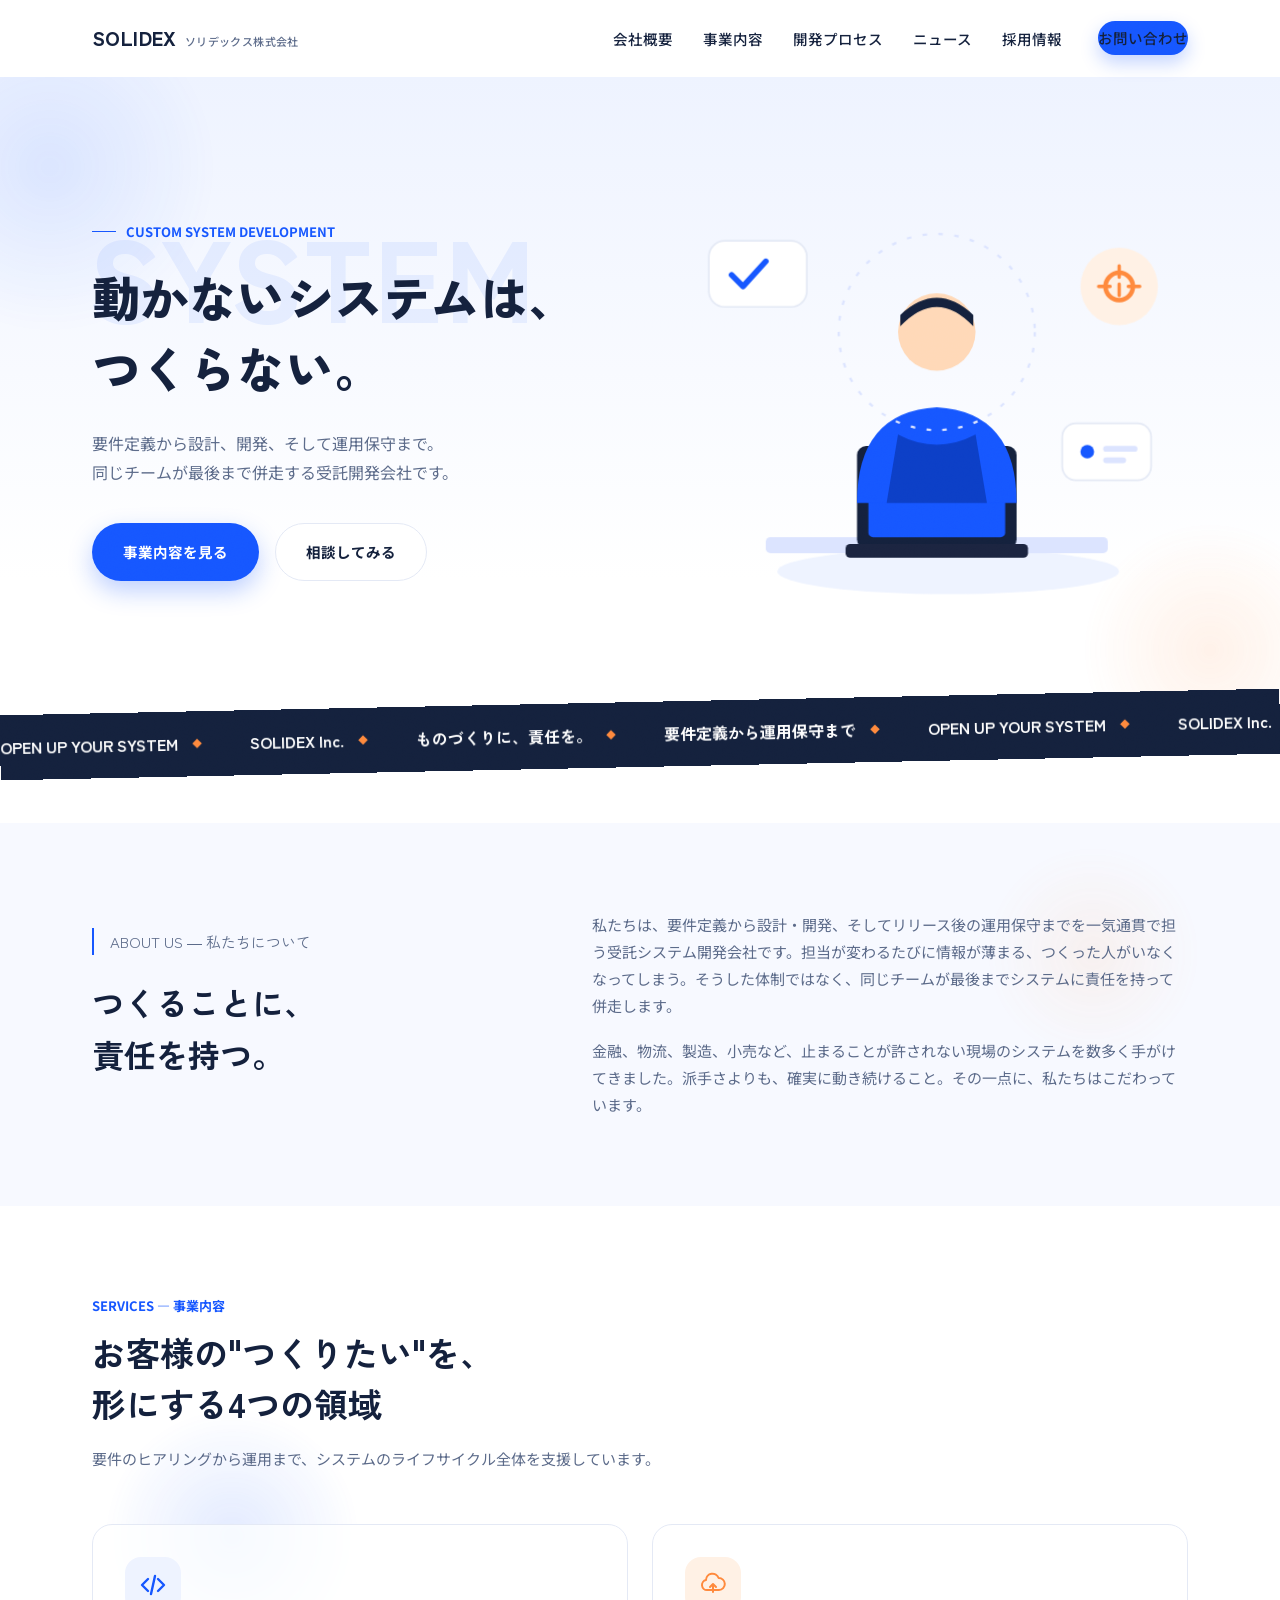
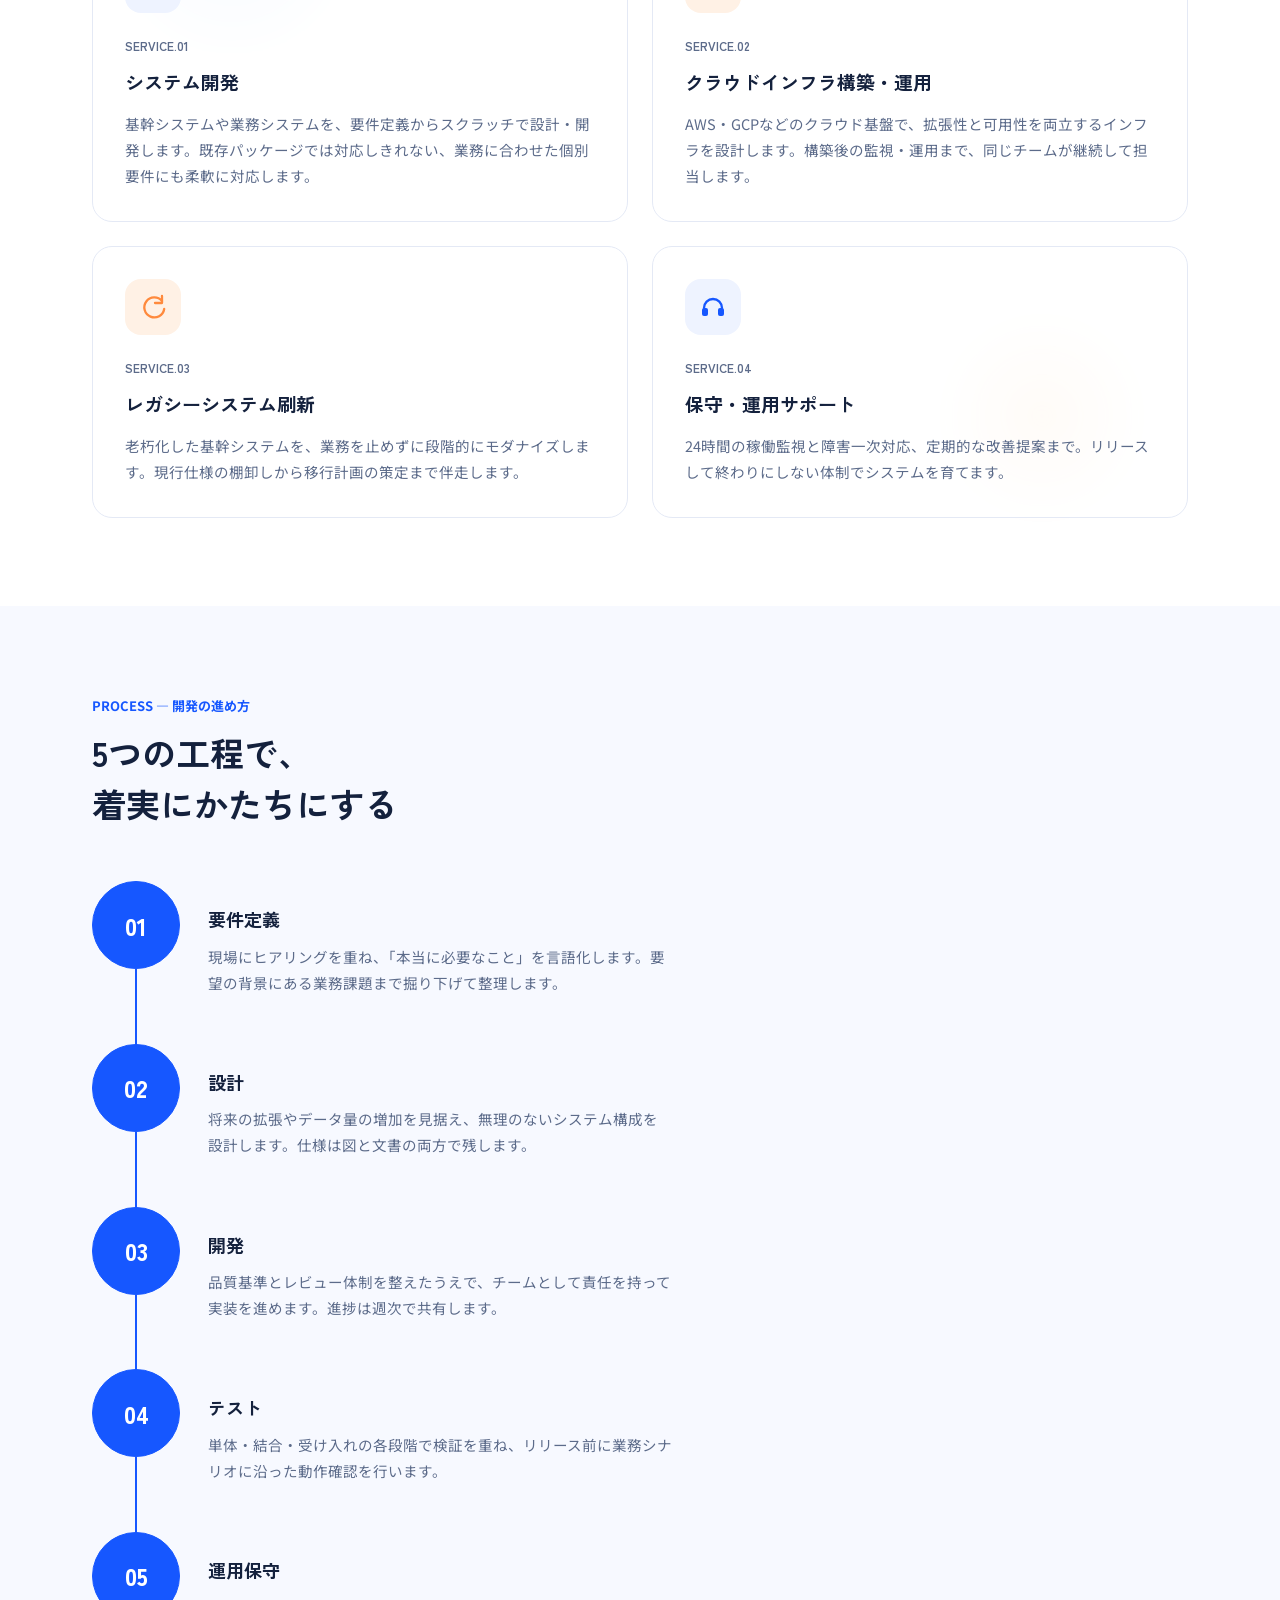
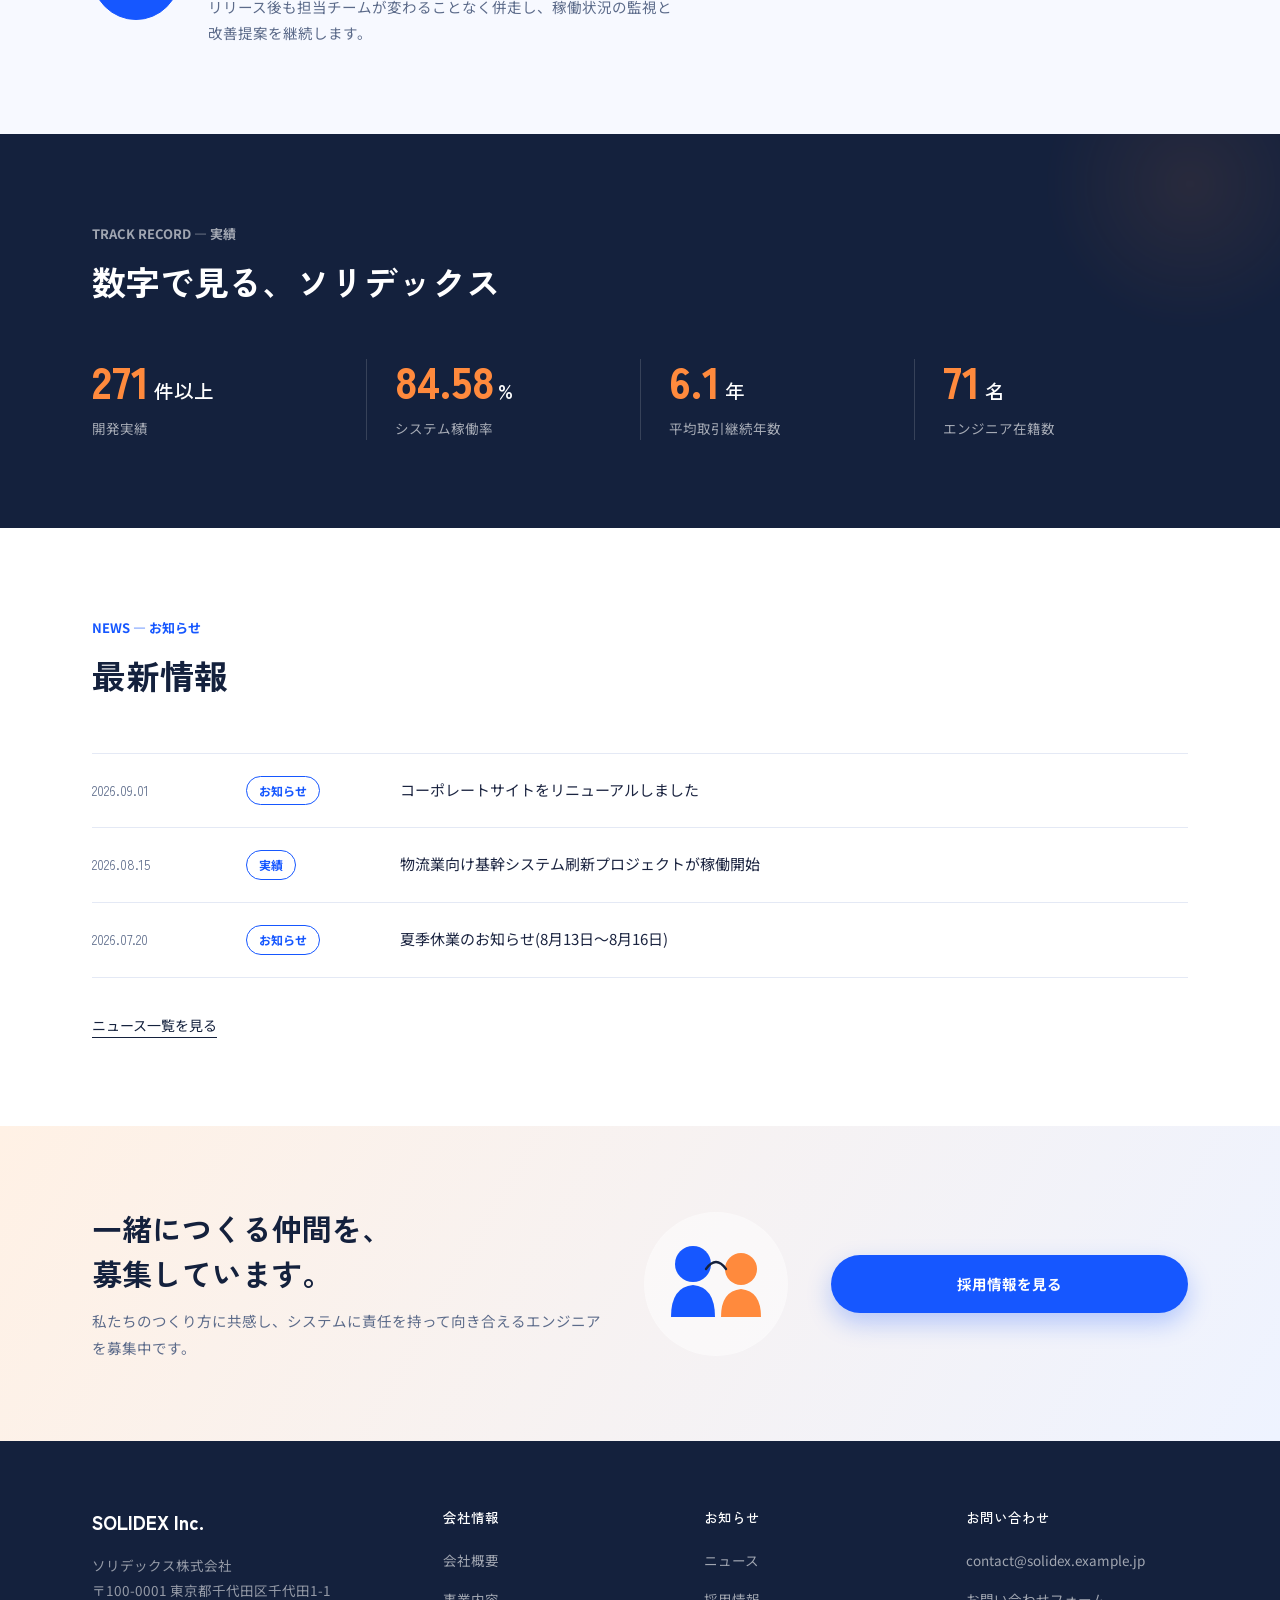
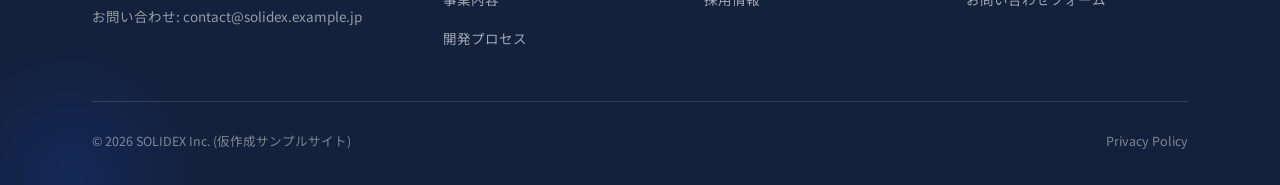
<file: index.html>
<!DOCTYPE html>
<html lang="ja">
<head>
<meta charset="UTF-8">
<meta name="viewport" content="width=device-width, initial-scale=1">
<title>ソリデックス株式会社 | SOLIDEX Inc. ― 受託システム開発</title>
<meta name="description" content="ソリデックス株式会社は、要件定義から開発・運用保守までを一気通貫で担う受託システム開発会社です。">
<link rel="preconnect" href="https://fonts.googleapis.com">
<link rel="preconnect" href="https://fonts.gstatic.com" crossorigin>
<link href="https://fonts.googleapis.com/css2?family=Zen+Kaku+Gothic+New:wght@400;500;700;900&family=Noto+Sans+JP:wght@300;400;500;700&display=swap" rel="stylesheet">
<link rel="stylesheet" href="css/style.css">
</head>
<body>
<div class="grain" aria-hidden="true"></div>
<div class="scroll-progress" id="scrollProgress"></div>

<header class="site-header" id="siteHeader">
  <div class="container">
    <a href="#" class="logo">SOLIDEX<span>ソリデックス株式会社</span></a>
    <button class="nav-toggle" id="navToggle" aria-label="メニューを開く" aria-expanded="false">
      <span></span><span></span><span></span>
    </button>
    <nav class="main-nav" id="mainNav">
      <ul>
        <li><a href="#about">会社概要</a></li>
        <li><a href="#services">事業内容</a></li>
        <li><a href="#process">開発プロセス</a></li>
        <li><a href="#news">ニュース</a></li>
        <li><a href="#recruit">採用情報</a></li>
      </ul>
      <a href="#contact" class="nav-cta">お問い合わせ</a>
    </nav>
  </div>
</header>

<section class="hero">
  <div class="blob" style="width:340px;height:340px;top:-80px;left:-120px;background:radial-gradient(circle,rgba(22,87,255,0.18),transparent 70%);animation:drift 9s ease-in-out infinite;"></div>
  <div class="blob" style="width:260px;height:260px;bottom:-60px;right:-60px;background:radial-gradient(circle,rgba(255,138,61,0.20),transparent 70%);animation:drift2 8s ease-in-out infinite;"></div>

  <div class="container">
    <div class="hero-text">
      <p class="hero-eyebrow">CUSTOM SYSTEM DEVELOPMENT</p>
      <div class="hero-heading-wrap">
        <span class="ghost-text" aria-hidden="true">SYSTEM</span>
        <h1>動かないシステムは、<br>つくらない。</h1>
      </div>
      <p class="hero-lead">
        要件定義から設計、開発、そして運用保守まで。<br>
        同じチームが最後まで併走する受託開発会社です。
      </p>
      <div class="hero-actions">
        <a href="#services" class="btn btn-primary">事業内容を見る</a>
        <a href="#contact" class="btn btn-ghost">相談してみる</a>
      </div>
    </div>

    <svg class="hero-art" viewBox="0 0 440 420" xmlns="http://www.w3.org/2000/svg" role="img" aria-label="ノートパソコンに向かって作業する人物のイラスト">
      <ellipse class="scale-in" cx="230" cy="360" rx="150" ry="20" fill="#EEF3FF" style="animation-delay:.1s"/>

      <!-- floating chips -->
      <g class="float-el d2">
        <rect x="20" y="70" width="86" height="58" rx="14" fill="#fff" stroke="#E4E9F5" stroke-width="1.5"/>
        <path d="M40 100 l10 10 l20 -22" stroke="#1657FF" stroke-width="5" fill="none" stroke-linecap="round" stroke-linejoin="round"/>
      </g>
      <g class="float-el d3">
        <circle cx="380" cy="110" r="34" fill="#FFF1E5"/>
        <path d="M368 110 a12 12 0 1 1 24 0 a12 12 0 1 1 -24 0" fill="none" stroke="#FF8A3D" stroke-width="4"/>
        <path d="M380 92 v10 M380 108 v10 M362 110 h10 M388 110 h10" stroke="#FF8A3D" stroke-width="3" stroke-linecap="round"/>
      </g>
      <g class="float-el">
        <rect x="330" y="230" width="78" height="50" rx="12" fill="#fff" stroke="#E4E9F5" stroke-width="1.5"/>
        <circle cx="352" cy="255" r="6" fill="#1657FF"/>
        <rect x="366" y="250" width="30" height="5" rx="2.5" fill="#DCE4FF"/>
        <rect x="366" y="260" width="20" height="5" rx="2.5" fill="#DCE4FF"/>
      </g>

      <!-- desk -->
      <rect class="scale-in" x="70" y="330" width="300" height="14" rx="4" fill="#DCE4FF" style="animation-delay:.2s"/>

      <!-- laptop -->
      <g class="scale-in" style="animation-delay:.3s">
        <rect x="150" y="250" width="140" height="90" rx="8" fill="#14213D"/>
        <rect x="160" y="260" width="120" height="70" rx="4" fill="#1657FF"/>
        <rect x="140" y="336" width="160" height="12" rx="4" fill="#1B2440"/>
      </g>

      <!-- person -->
      <g class="scale-in" style="animation-delay:.42s">
        <circle cx="220" cy="150" r="34" fill="#FFD9B8"/>
        <path d="M188 145 q32 -34 64 0 v-10 q-32 -30 -64 0 z" fill="#14213D"/>
        <path d="M150 300 q0 -80 70 -84 q70 4 70 84 z" fill="#1657FF"/>
        <path d="M186 240 q34 18 68 0 l10 60 h-88 z" fill="#0C3FC7"/>
      </g>

      <!-- orbit ring -->
      <g class="float-el d2" style="transform-origin:220px 150px;">
        <circle cx="220" cy="150" r="86" fill="none" stroke="#DCE4FF" stroke-width="2" stroke-dasharray="4 10"/>
      </g>
    </svg>
  </div>
</section>

<div class="marquee">
  <div class="marquee-track">
    <span>OPEN UP YOUR SYSTEM</span>
    <span>SOLIDEX Inc.</span>
    <span>ものづくりに、責任を。</span>
    <span>要件定義から運用保守まで</span>
    <span>OPEN UP YOUR SYSTEM</span>
    <span>SOLIDEX Inc.</span>
    <span>ものづくりに、責任を。</span>
    <span>要件定義から運用保守まで</span>
  </div>
</div>

<section id="about" class="section-alt">
  <div class="blob" style="width:220px;height:220px;top:20px;right:6%;background:radial-gradient(circle,rgba(255,138,61,0.14),transparent 70%);animation:drift 10s ease-in-out infinite;"></div>
  <div class="container about-grid">
    <div class="reveal">
      <p class="lead-num">ABOUT US ― 私たちについて</p>
      <h2>つくることに、<br>責任を持つ。</h2>
    </div>
    <div class="about-body reveal reveal-d2">
      <p>
        私たちは、要件定義から設計・開発、そしてリリース後の運用保守までを一気通貫で担う受託システム開発会社です。担当が変わるたびに情報が薄まる、つくった人がいなくなってしまう。そうした体制ではなく、同じチームが最後までシステムに責任を持って併走します。
      </p>
      <p>
        金融、物流、製造、小売など、止まることが許されない現場のシステムを数多く手がけてきました。派手さよりも、確実に動き続けること。その一点に、私たちはこだわっています。
      </p>
    </div>
  </div>
</section>

<section id="services">
  <div class="blob" style="width:260px;height:260px;top:20%;left:8%;background:radial-gradient(circle,rgba(22,87,255,0.22),transparent 70%);animation:drift 10s ease-in-out infinite;"></div>
  <div class="blob" style="width:220px;height:220px;bottom:8%;right:10%;background:radial-gradient(circle,rgba(255,138,61,0.22),transparent 70%);animation:drift2 9s ease-in-out infinite;"></div>
  <div class="container">
    <div class="section-head reveal">
      <p class="sub">SERVICES ― 事業内容</p>
      <h2>お客様の"つくりたい"を、<br>形にする4つの領域</h2>
      <p>要件のヒアリングから運用まで、システムのライフサイクル全体を支援しています。</p>
    </div>

    <div class="service-grid">
      <div class="service-card blue reveal reveal-d1">
        <div class="badge">
          <svg width="28" height="28" viewBox="0 0 28 28" fill="none"><path d="M9 8 L3 14 L9 20" stroke="#1657FF" stroke-width="2.4" stroke-linecap="round" stroke-linejoin="round"/><path d="M19 8 L25 14 L19 20" stroke="#1657FF" stroke-width="2.4" stroke-linecap="round" stroke-linejoin="round"/><path d="M16 5 L12 23" stroke="#1657FF" stroke-width="2.4" stroke-linecap="round"/></svg>
        </div>
        <div class="tag">SERVICE.01</div>
        <h3>システム開発</h3>
        <p>基幹システムや業務システムを、要件定義からスクラッチで設計・開発します。既存パッケージでは対応しきれない、業務に合わせた個別要件にも柔軟に対応します。</p>
      </div>

      <div class="service-card orange reveal reveal-d2">
        <div class="badge">
          <svg width="30" height="30" viewBox="0 0 30 30" fill="none"><path d="M9 20a5 5 0 0 1-1-9.9A6.5 6.5 0 0 1 20.6 8 5.5 5.5 0 0 1 21 20H9Z" stroke="#FF8A3D" stroke-width="2" stroke-linejoin="round"/><path d="M15 14v8m0-8l-3 3m3-3l3 3" stroke="#FF8A3D" stroke-width="2" stroke-linecap="round" stroke-linejoin="round"/></svg>
        </div>
        <div class="tag">SERVICE.02</div>
        <h3>クラウドインフラ構築・運用</h3>
        <p>AWS・GCPなどのクラウド基盤で、拡張性と可用性を両立するインフラを設計します。構築後の監視・運用まで、同じチームが継続して担当します。</p>
      </div>

      <div class="service-card orange reveal reveal-d3">
        <div class="badge">
          <svg width="28" height="28" viewBox="0 0 28 28" fill="none"><path d="M23 8a10 10 0 1 0 2.2 8" stroke="#FF8A3D" stroke-width="2.3" stroke-linecap="round" fill="none"/><path d="M23 3v7h-7" stroke="#FF8A3D" stroke-width="2.3" stroke-linecap="round" stroke-linejoin="round" fill="none"/></svg>
        </div>
        <div class="tag">SERVICE.03</div>
        <h3>レガシーシステム刷新</h3>
        <p>老朽化した基幹システムを、業務を止めずに段階的にモダナイズします。現行仕様の棚卸しから移行計画の策定まで伴走します。</p>
      </div>

      <div class="service-card blue reveal reveal-d4">
        <div class="badge">
          <svg width="28" height="28" viewBox="0 0 28 28" fill="none"><path d="M5 15a9 9 0 0 1 18 0" stroke="#1657FF" stroke-width="2.3" stroke-linecap="round"/><rect x="3" y="15" width="6" height="8" rx="2" fill="#1657FF"/><rect x="19" y="15" width="6" height="8" rx="2" fill="#1657FF"/></svg>
        </div>
        <div class="tag">SERVICE.04</div>
        <h3>保守・運用サポート</h3>
        <p>24時間の稼働監視と障害一次対応、定期的な改善提案まで。リリースして終わりにしない体制でシステムを育てます。</p>
      </div>
    </div>
  </div>
</section>

<section id="process" class="section-alt">
  <div class="container">
    <div class="section-head reveal">
      <p class="sub">PROCESS ― 開発の進め方</p>
      <h2>5つの工程で、<br>着実にかたちにする</h2>
    </div>

    <div class="process-list">
      <div class="process-item" data-step>
        <div class="p-num">01</div>
        <div class="line"></div>
        <div class="p-body">
          <h3>要件定義</h3>
          <p>現場にヒアリングを重ね、「本当に必要なこと」を言語化します。要望の背景にある業務課題まで掘り下げて整理します。</p>
        </div>
      </div>
      <div class="process-item" data-step>
        <div class="p-num">02</div>
        <div class="line"></div>
        <div class="p-body">
          <h3>設計</h3>
          <p>将来の拡張やデータ量の増加を見据え、無理のないシステム構成を設計します。仕様は図と文書の両方で残します。</p>
        </div>
      </div>
      <div class="process-item" data-step>
        <div class="p-num">03</div>
        <div class="line"></div>
        <div class="p-body">
          <h3>開発</h3>
          <p>品質基準とレビュー体制を整えたうえで、チームとして責任を持って実装を進めます。進捗は週次で共有します。</p>
        </div>
      </div>
      <div class="process-item" data-step>
        <div class="p-num">04</div>
        <div class="line"></div>
        <div class="p-body">
          <h3>テスト</h3>
          <p>単体・結合・受け入れの各段階で検証を重ね、リリース前に業務シナリオに沿った動作確認を行います。</p>
        </div>
      </div>
      <div class="process-item" data-step>
        <div class="p-num">05</div>
        <div class="p-body">
          <h3>運用保守</h3>
          <p>リリース後も担当チームが変わることなく併走し、稼働状況の監視と改善提案を継続します。</p>
        </div>
      </div>
    </div>
  </div>
</section>

<section class="stats">
  <div class="blob" style="width:300px;height:300px;top:-100px;right:-60px;background:radial-gradient(circle,rgba(255,138,61,0.16),transparent 70%);animation:drift 11s ease-in-out infinite;"></div>
  <div class="container">
    <div class="section-head reveal">
      <p class="sub">TRACK RECORD ― 実績</p>
      <h2>数字で見る、ソリデックス</h2>
    </div>
    <div class="stat-grid">
      <div class="stat-item reveal reveal-d1">
        <div class="stat-num"><span class="count" data-target="320">0</span><span class="unit">件以上</span></div>
        <div class="stat-label">開発実績</div>
      </div>
      <div class="stat-item reveal reveal-d2">
        <div class="stat-num"><span class="count" data-target="99.95" data-decimal="2">0</span><span class="unit">%</span></div>
        <div class="stat-label">システム稼働率</div>
      </div>
      <div class="stat-item reveal reveal-d3">
        <div class="stat-num"><span class="count" data-target="7.2" data-decimal="1">0</span><span class="unit">年</span></div>
        <div class="stat-label">平均取引継続年数</div>
      </div>
      <div class="stat-item reveal reveal-d4">
        <div class="stat-num"><span class="count" data-target="84">0</span><span class="unit">名</span></div>
        <div class="stat-label">エンジニア在籍数</div>
      </div>
    </div>
  </div>
</section>

<section id="news">
  <div class="container">
    <div class="section-head reveal">
      <p class="sub">NEWS ― お知らせ</p>
      <h2>最新情報</h2>
    </div>
    <div class="news-list reveal reveal-d2">
      <div class="news-row">
        <time datetime="2026-09-01">2026.09.01</time>
        <span class="news-tag">お知らせ</span>
        <a href="#">コーポレートサイトをリニューアルしました</a>
      </div>
      <div class="news-row">
        <time datetime="2026-08-15">2026.08.15</time>
        <span class="news-tag">実績</span>
        <a href="#">物流業向け基幹システム刷新プロジェクトが稼働開始</a>
      </div>
      <div class="news-row">
        <time datetime="2026-07-20">2026.07.20</time>
        <span class="news-tag">お知らせ</span>
        <a href="#">夏季休業のお知らせ(8月13日〜8月16日)</a>
      </div>
    </div>
    <p class="news-foot reveal"><a href="#">ニュース一覧を見る</a></p>
  </div>
</section>

<section id="recruit" class="recruit">
  <div class="container">
    <div class="reveal">
      <h2>一緒につくる仲間を、<br>募集しています。</h2>
      <p>私たちのつくり方に共感し、システムに責任を持って向き合えるエンジニアを募集中です。</p>
    </div>

    <svg class="recruit-art reveal reveal-d2" width="150" height="150" viewBox="0 0 150 150" xmlns="http://www.w3.org/2000/svg" role="img" aria-label="向かい合って話す2人のイラスト">
      <circle cx="75" cy="75" r="72" fill="#fff" opacity=".5"/>
      <g class="float-el">
        <circle cx="52" cy="55" r="18" fill="#1657FF"/>
        <path d="M30 108q0-30 22-32q22 2 22 32z" fill="#1657FF"/>
      </g>
      <g class="float-el d3">
        <circle cx="100" cy="60" r="16" fill="#FF8A3D"/>
        <path d="M80 108q0-26 20-28q20 2 20 28z" fill="#FF8A3D"/>
      </g>
      <path class="float-el d2" d="M65 60 q10 -14 20 0" stroke="#14213D" stroke-width="2.4" fill="none" stroke-linecap="round"/>
    </svg>

    <a href="#" class="btn btn-primary reveal reveal-d3">採用情報を見る</a>
  </div>
</section>

<footer id="contact">
  <div class="blob" style="width:260px;height:260px;bottom:-120px;left:-60px;background:radial-gradient(circle,rgba(22,87,255,0.25),transparent 70%);animation:drift2 12s ease-in-out infinite;"></div>
  <div class="container">
    <div class="footer-top">
      <div>
        <div class="footer-logo">SOLIDEX Inc.</div>
        <address>
          ソリデックス株式会社<br>
          〒100-0001 東京都千代田区千代田1-1<br>
          お問い合わせ: contact@solidex.example.jp
        </address>
      </div>
      <div class="footer-col">
        <h4>会社情報</h4>
        <ul>
          <li><a href="#about">会社概要</a></li>
          <li><a href="#services">事業内容</a></li>
          <li><a href="#process">開発プロセス</a></li>
        </ul>
      </div>
      <div class="footer-col">
        <h4>お知らせ</h4>
        <ul>
          <li><a href="#news">ニュース</a></li>
          <li><a href="#recruit">採用情報</a></li>
        </ul>
      </div>
      <div class="footer-col">
        <h4>お問い合わせ</h4>
        <ul>
          <li><a href="mailto:contact@solidex.example.jp">contact@solidex.example.jp</a></li>
          <li><a href="#">お問い合わせフォーム</a></li>
        </ul>
      </div>
    </div>
    <div class="footer-bottom">
      <small>&copy; 2026 SOLIDEX Inc. (仮作成サンプルサイト)</small>
      <small>Privacy Policy</small>
    </div>
  </div>
</footer>

<script src="js/main.js" defer></script>

</body>
</html>
</file>
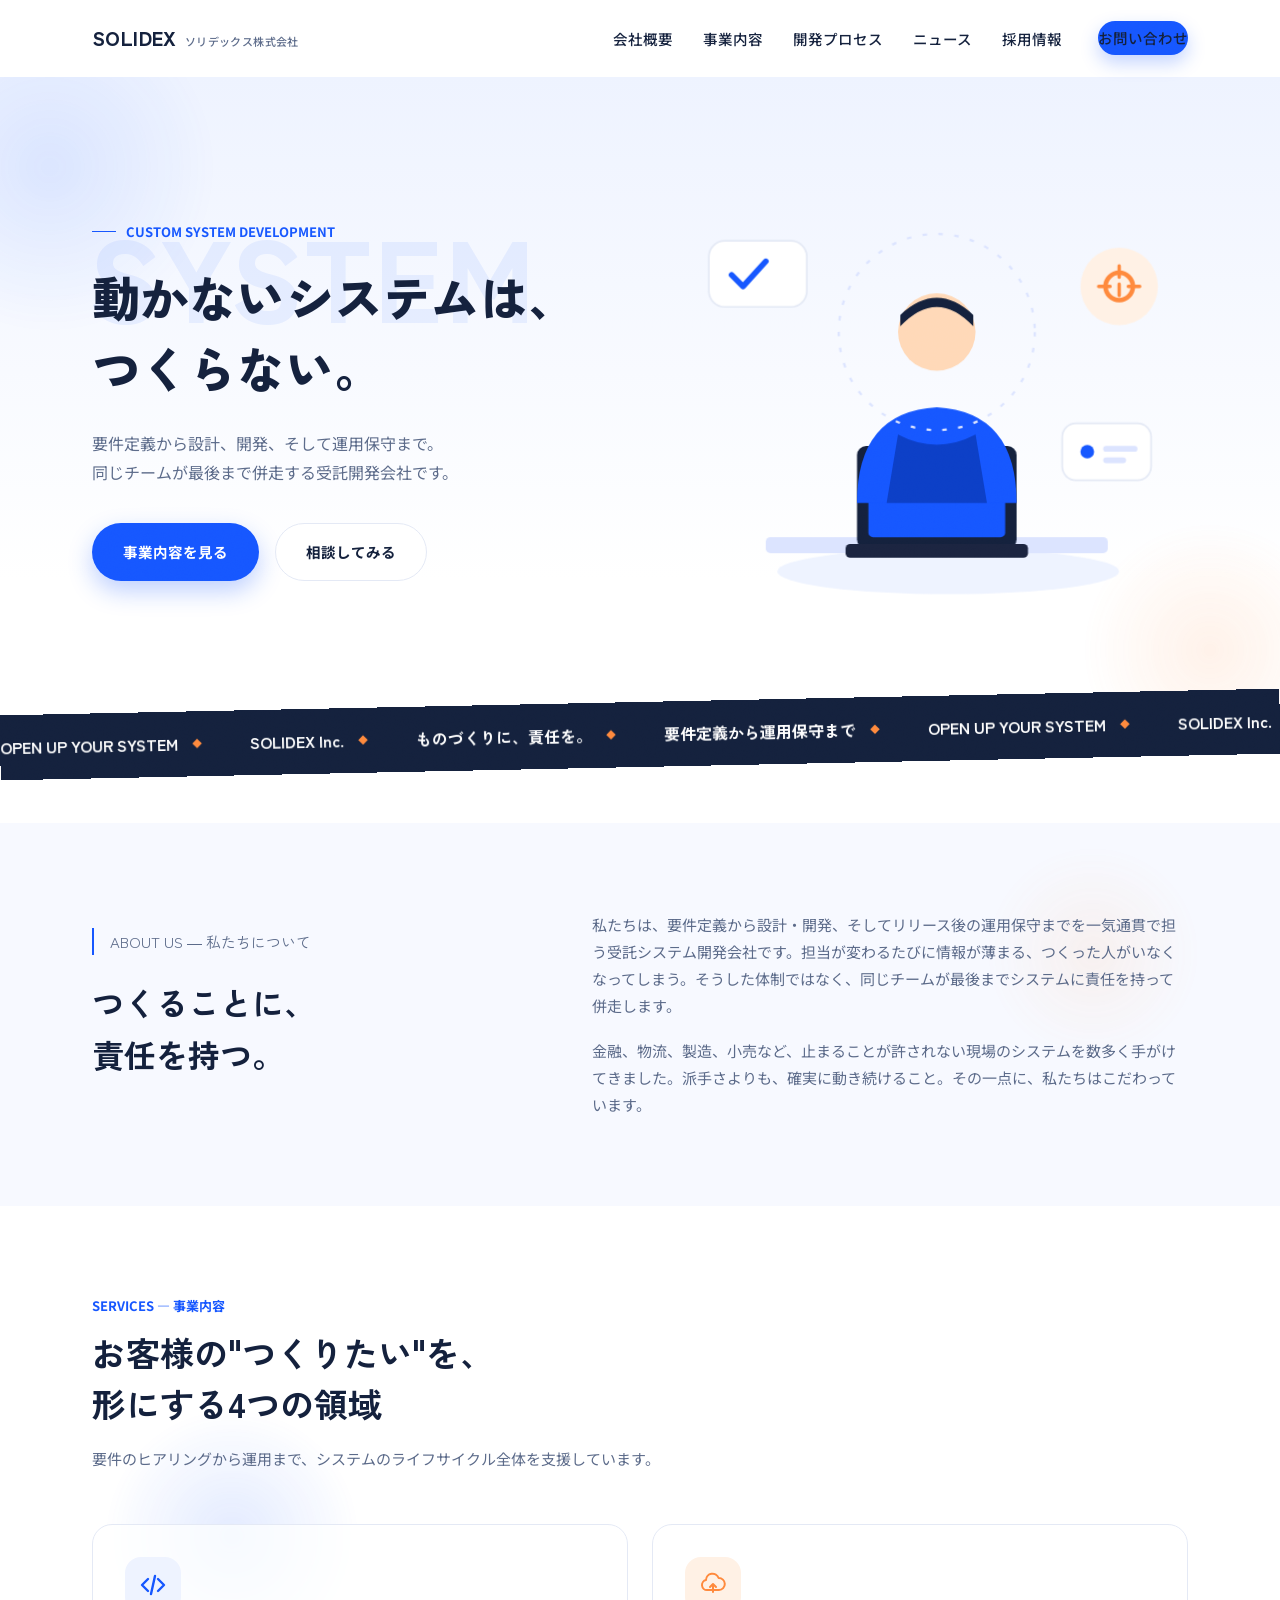
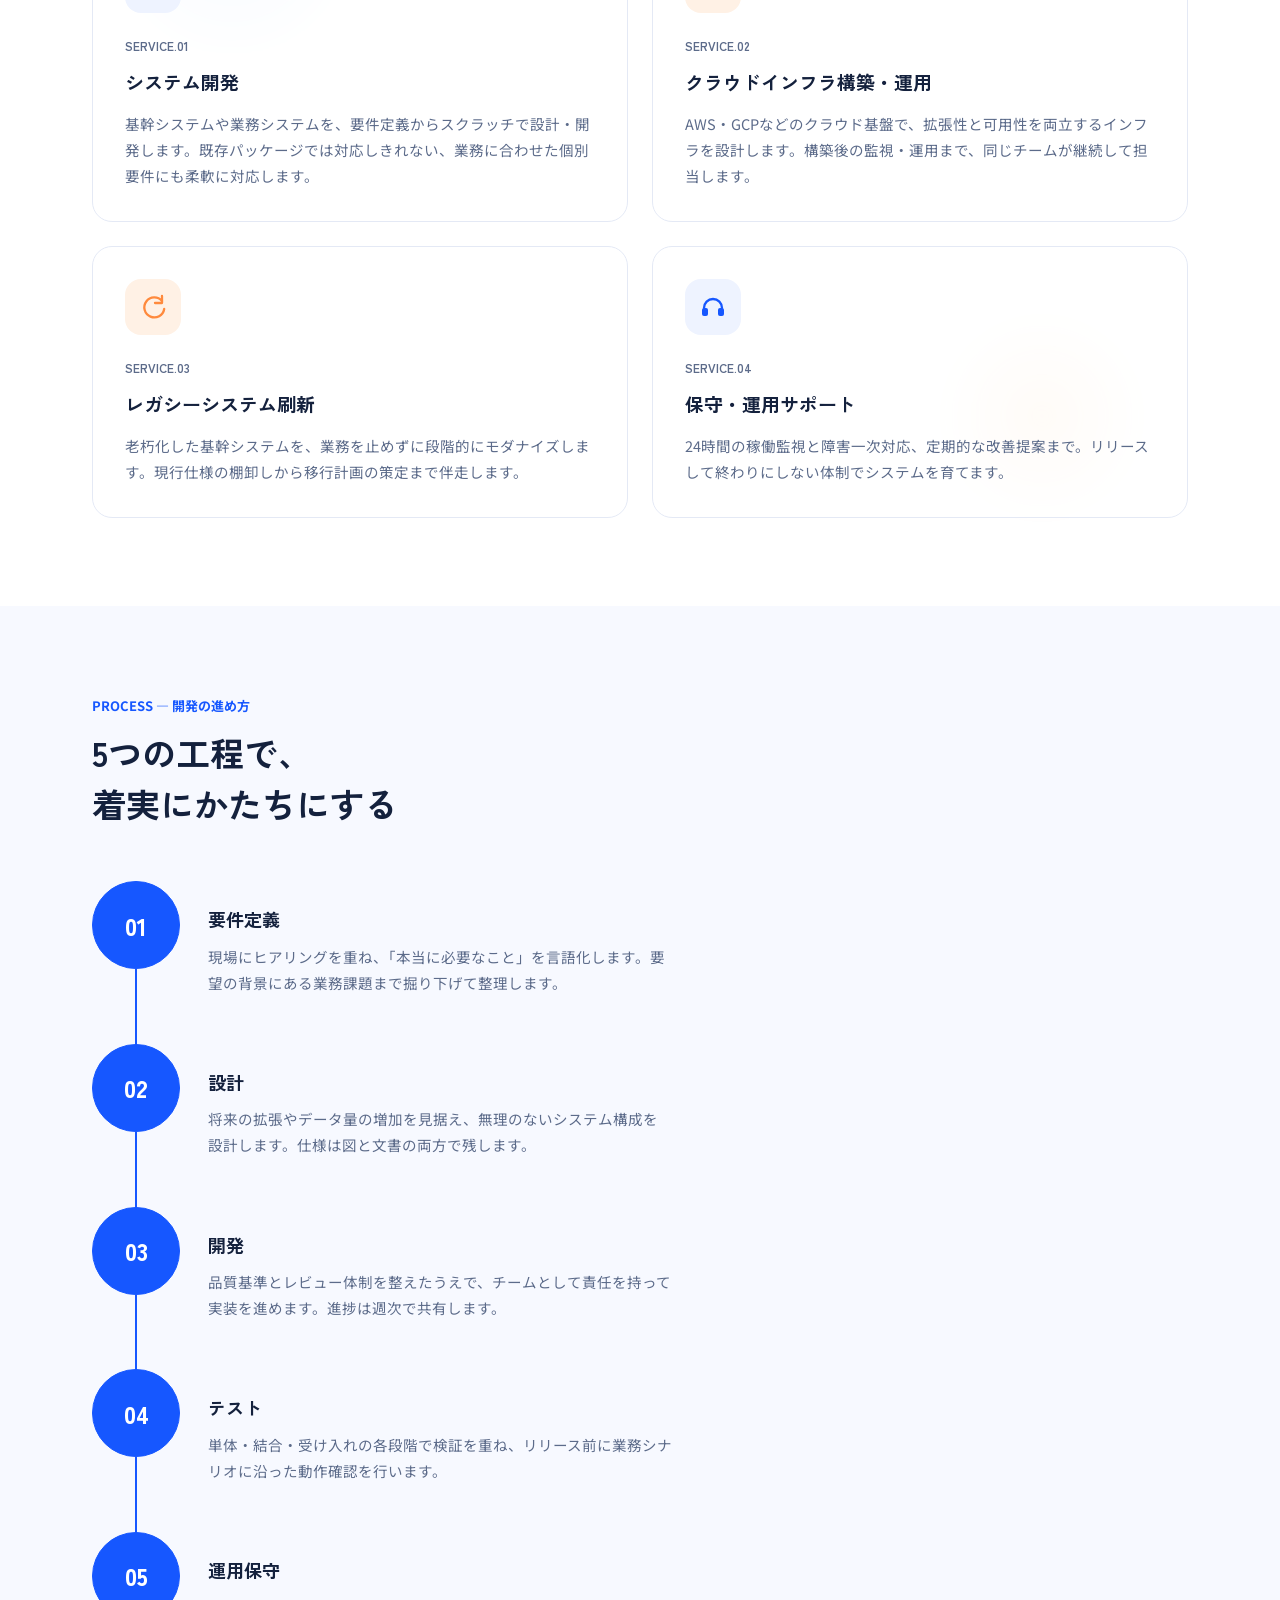
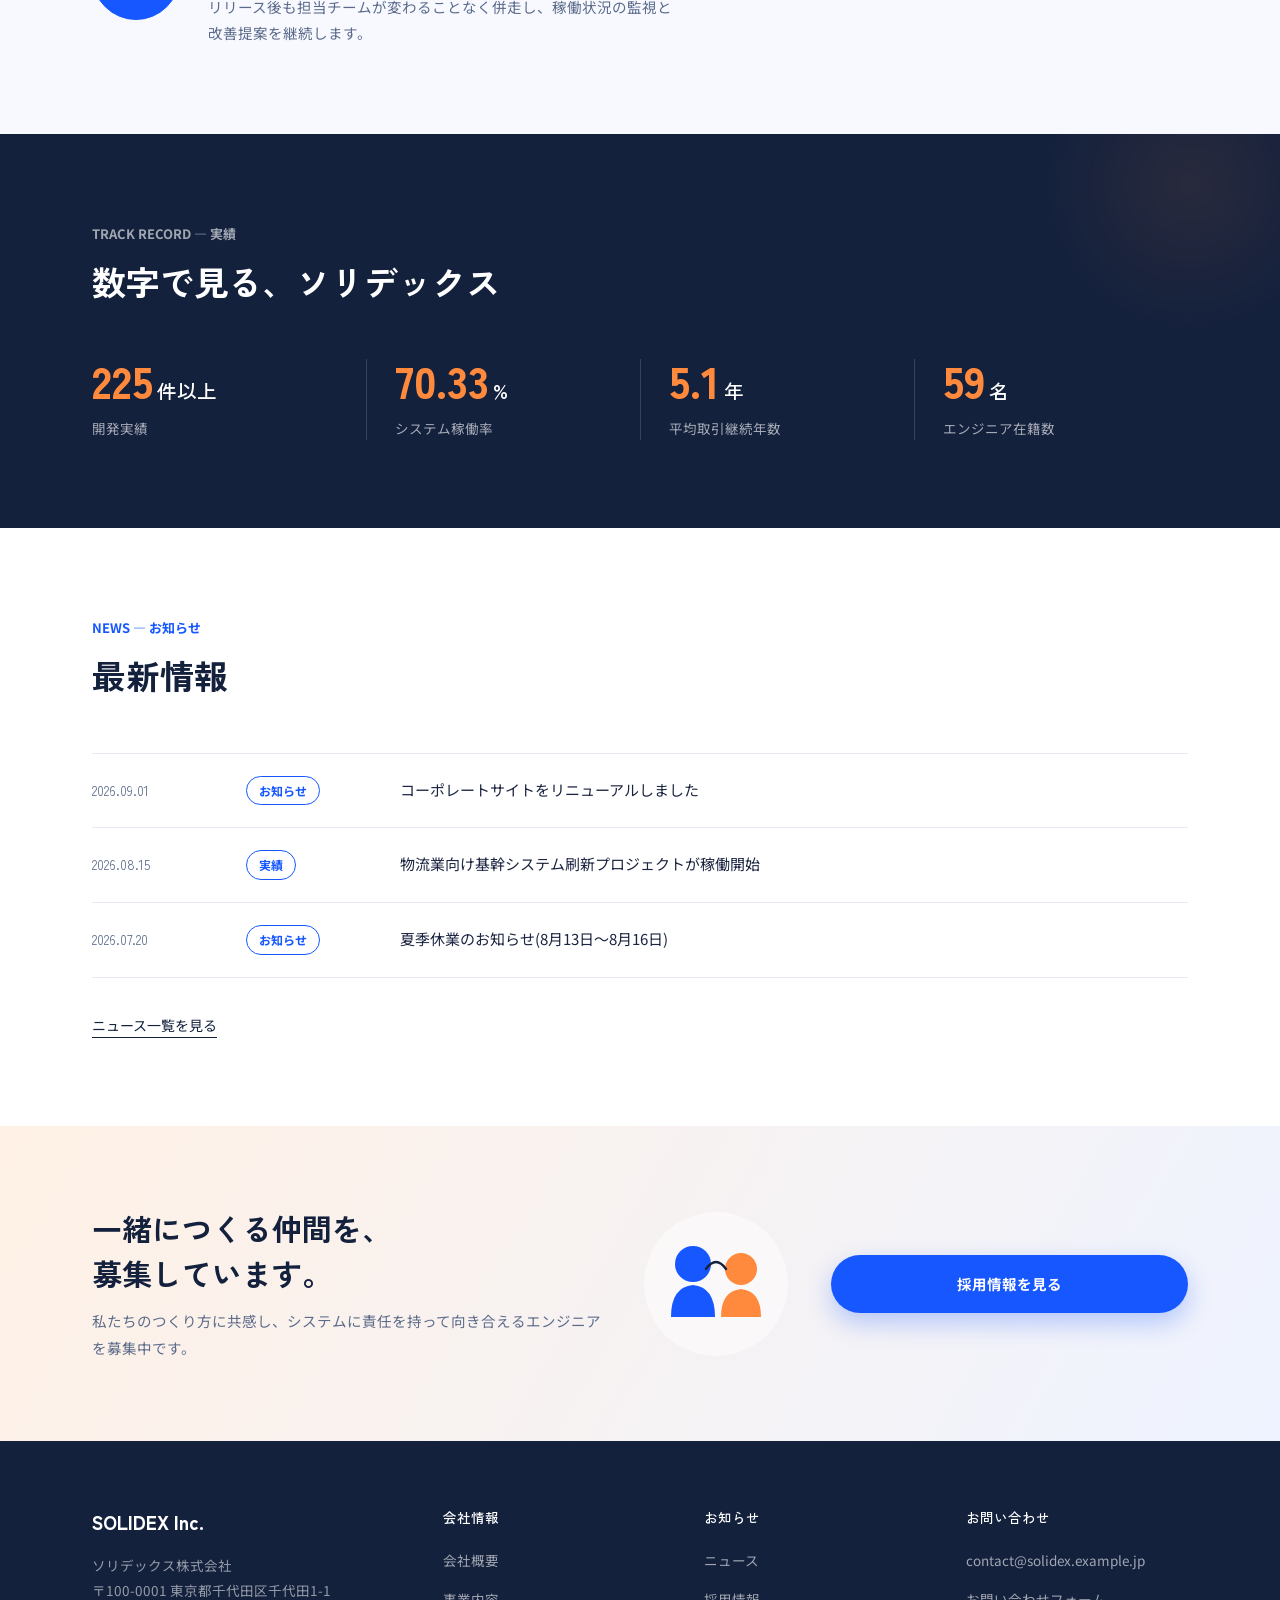
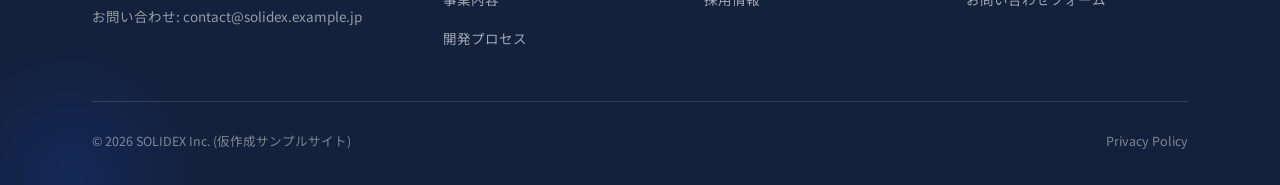
<file: samplesite_IT_01.html>
<!DOCTYPE html>
<html lang="ja">
<head>
<meta charset="UTF-8">
<meta name="viewport" content="width=device-width, initial-scale=1">
<title>ソリデックス株式会社 | SOLIDEX Inc. ― 受託システム開発</title>
<meta name="description" content="ソリデックス株式会社は、要件定義から開発・運用保守までを一気通貫で担う受託システム開発会社です。">
<link rel="preconnect" href="https://fonts.googleapis.com">
<link rel="preconnect" href="https://fonts.gstatic.com" crossorigin>
<link href="https://fonts.googleapis.com/css2?family=Zen+Kaku+Gothic+New:wght@400;500;700;900&family=Noto+Sans+JP:wght@300;400;500;700&display=swap" rel="stylesheet">
<style>
  :root{
    --navy: #14213D;
    --blue: #1657FF;
    --blue-deep: #0C3FC7;
    --blue-tint: #EEF3FF;
    --orange: #FF8A3D;
    --orange-deep: #E96F1F;
    --orange-tint: #FFF1E5;
    --bg: #FFFFFF;
    --bg-alt: #F7F9FF;
    --line: #E4E9F5;
    --text: #1B2440;
    --text-sub: #5C6B8A;
    --ff-head: 'Zen Kaku Gothic New', 'Hiragino Kaku Gothic ProN', sans-serif;
    --ff-body: 'Noto Sans JP', 'Hiragino Kaku Gothic ProN', sans-serif;
    --maxw: 1160px;
  }

  *{ box-sizing: border-box; }
  html{ scroll-behavior: smooth; }
  body{
    margin:0;
    font-family: var(--ff-body);
    color: var(--text);
    background: var(--bg);
    line-height: 1.8;
    -webkit-font-smoothing: antialiased;
    overflow-x: hidden;
  }
  img,svg{ max-width:100%; display:block; }
  a{ color: inherit; text-decoration: none; }
  ul{ margin:0; padding:0; list-style:none; }
  h1,h2,h3,h4{ font-family: var(--ff-head); margin:0; color: var(--navy); }
  p{ margin:0; }
  .container{ max-width: var(--maxw); margin: 0 auto; padding: 0 32px; position:relative; }

  :focus-visible{ outline: 2px solid var(--blue); outline-offset: 3px; }

  @media (prefers-reduced-motion: reduce){
    *{ animation-duration: 0.001ms !important; animation-iteration-count: 1 !important; transition-duration: 0.001ms !important; scroll-behavior: auto !important; }
  }

  /* ---------- Scroll reveal ---------- */
  .reveal{ opacity:0; transform: translateY(28px); transition: opacity .7s ease, transform .7s ease; }
  .reveal.in-view{ opacity:1; transform:none; }
  .reveal-d1.in-view{ transition-delay: .08s; }
  .reveal-d2.in-view{ transition-delay: .16s; }
  .reveal-d3.in-view{ transition-delay: .24s; }
  .reveal-d4.in-view{ transition-delay: .32s; }

  /* ---------- Decorative blobs ---------- */
  .blob{
    position:absolute; border-radius:50%; filter: blur(2px); pointer-events:none; z-index:0;
    opacity:.55;
  }
  @keyframes drift{
    0%{ transform: translate(0,0) rotate(0deg); }
    50%{ transform: translate(14px,-18px) rotate(8deg); }
    100%{ transform: translate(0,0) rotate(0deg); }
  }
  @keyframes drift2{
    0%{ transform: translate(0,0) rotate(0deg); }
    50%{ transform: translate(-16px,16px) rotate(-6deg); }
    100%{ transform: translate(0,0) rotate(0deg); }
  }
  @keyframes float{
    0%,100%{ transform: translateY(0); }
    50%{ transform: translateY(-14px); }
  }
  @keyframes pulseSoft{
    0%,100%{ transform: scale(1); }
    50%{ transform: scale(1.05); }
  }
  @keyframes spinSlow{
    to{ transform: rotate(360deg); }
  }

  /* ---------- Grain texture (2026: anti-AI "hand touch") ---------- */
  .grain{
    position:fixed; inset:0; z-index:400; pointer-events:none;
    opacity:.035; mix-blend-mode:overlay;
    background-image:url("data:image/svg+xml,%3Csvg xmlns='http://www.w3.org/2000/svg' width='160' height='160'%3E%3Cfilter id='n'%3E%3CfeTurbulence type='fractalNoise' baseFrequency='0.85' numOctaves='2' stitchTiles='stitch'/%3E%3C/filter%3E%3Crect width='100%25' height='100%25' filter='url(%23n)'/%3E%3C/svg%3E");
    background-size:160px 160px;
  }

  /* ---------- Scroll progress ---------- */
  .scroll-progress{
    position:fixed; top:0; left:0; height:3px; width:0%; z-index:500;
    background: linear-gradient(90deg, var(--blue), var(--orange));
  }

  /* ---------- Header ---------- */
  .site-header{
    position: sticky; top:0; z-index: 200;
    background: rgba(255,255,255,0.9);
    backdrop-filter: blur(8px);
    border-bottom: 1px solid transparent;
    transition: box-shadow .3s ease, border-color .3s ease;
  }
  .site-header.scrolled{
    box-shadow: 0 6px 24px rgba(20,33,61,0.06);
    border-color: var(--line);
  }
  .site-header .container{
    display:flex; align-items:center; justify-content:space-between;
    height: 76px;
  }
  .logo{
    font-family: var(--ff-head); font-weight:900; font-size: 20px; letter-spacing: 0.02em;
    color: var(--navy); display:flex; align-items:baseline; gap:8px;
  }
  .logo span{ font-size: 11px; font-weight:500; color: var(--text-sub); font-family: var(--ff-body); }
  .main-nav{ display:flex; align-items:center; gap: 36px; }
  .main-nav ul{ display:flex; gap: 30px; }
  .main-nav a{
    font-size: 14.5px; font-weight:500; color: var(--navy);
    position:relative; padding: 4px 0;
  }
  .main-nav a::after{
    content:""; position:absolute; left:0; right:0; bottom:-2px; height:2px;
    background: var(--blue); transform: scaleX(0); transform-origin: left;
    transition: transform 0.25s ease;
  }
  .main-nav a:hover::after{ transform: scaleX(1); }
  .nav-cta{
    background: var(--blue); color:#fff; font-size:14px; font-weight:700;
    padding: 11px 24px; border-radius: 999px; white-space:nowrap;
    transition: background .2s ease, transform .2s ease, box-shadow .2s ease;
    box-shadow: 0 8px 18px rgba(22,87,255,0.25);
  }
  .nav-cta:hover{ background: var(--blue-deep); transform: translateY(-2px); }

  .nav-toggle{
    display:none; width:40px; height:40px; border:none; background:none; cursor:pointer;
    flex-direction:column; justify-content:center; align-items:center; gap:5px;
  }
  .nav-toggle span{ width:22px; height:2px; background:var(--navy); border-radius:2px; transition: all .3s ease; }
  .nav-toggle.open span:nth-child(1){ transform: translateY(7px) rotate(45deg); }
  .nav-toggle.open span:nth-child(2){ opacity:0; }
  .nav-toggle.open span:nth-child(3){ transform: translateY(-7px) rotate(-45deg); }

  /* ---------- Hero ---------- */
  .hero{
    padding: 84px 0 80px;
    background: linear-gradient(180deg, var(--blue-tint) 0%, #fff 78%);
    overflow:hidden;
    position:relative;
  }
  .hero .container{
    display:grid; grid-template-columns: 1.05fr 0.95fr; gap: 40px; align-items:center;
  }
  .hero-eyebrow{
    font-size: 13px; color: var(--blue); font-weight:700; margin-bottom: 18px;
    display:flex; align-items:center; gap:10px;
    opacity:0; animation: fadeUp .7s ease forwards; animation-delay:.05s;
  }
  .hero-eyebrow::before{ content:""; width: 24px; height: 1px; background: var(--blue); }
  .hero-heading-wrap{ position:relative; }
  .ghost-text{
    position:absolute; top:-46px; left:-4px; z-index:0;
    font-family: var(--ff-head); font-weight:900; letter-spacing:.02em;
    font-size: clamp(64px, 9vw, 128px); line-height:1; color: var(--blue);
    opacity:.07; white-space:nowrap; pointer-events:none; user-select:none;
  }
  .hero h1{
    position:relative; z-index:1;
    font-size: clamp(30px, 4.1vw, 48px);
    font-weight:900; line-height:1.48; letter-spacing: 0.01em;
    margin-bottom: 26px;
    opacity:0; animation: fadeUp .7s ease forwards; animation-delay:.15s;
  }
  .hero-lead{
    font-size: 16px; color: var(--text-sub); max-width: 44ch; margin-bottom: 36px;
    opacity:0; animation: fadeUp .7s ease forwards; animation-delay:.28s;
  }
  .hero-actions{
    display:flex; gap:16px; flex-wrap:wrap;
    opacity:0; animation: fadeUp .7s ease forwards; animation-delay:.4s;
  }
  @keyframes fadeUp{ from{ opacity:0; transform:translateY(18px);} to{ opacity:1; transform:none; } }

  .btn{
    display:inline-flex; align-items:center; justify-content:center; gap:8px;
    padding: 15px 30px; font-size: 14.5px; font-weight:700; border-radius: 999px;
    transition: all 0.22s ease; border: 1px solid transparent;
  }
  .btn-primary{ background: var(--blue); color:#fff; box-shadow: 0 10px 24px rgba(22,87,255,0.28); }
  .btn-primary:hover{ background: var(--blue-deep); transform: translateY(-2px); }
  .btn-ghost{ border-color: var(--line); color: var(--navy); background:#fff; }
  .btn-ghost:hover{ border-color: var(--blue); color: var(--blue); transform: translateY(-2px); }

  .hero-art{ position:relative; width:100%; z-index:1; }
  .hero-art .float-el{ animation: float 4.2s ease-in-out infinite; }
  .hero-art .float-el.d2{ animation-delay:.6s; animation-duration:4.8s; }
  .hero-art .float-el.d3{ animation-delay:1.2s; animation-duration:3.9s; }
  .hero-art .scale-in{ opacity:0; animation: scaleIn .6s cubic-bezier(.2,.8,.2,1) forwards; }
  @keyframes scaleIn{ from{ opacity:0; transform: scale(.85); } to{ opacity:1; transform: scale(1); } }

  /* ---------- Marquee ---------- */
  .marquee{
    background: var(--navy); overflow:hidden; padding: 18px 0;
    transform: rotate(-1.2deg); margin: -18px 0 56px;
    position:relative; z-index:2;
  }
  .marquee-track{
    display:flex; width:max-content; gap: 48px;
    animation: marquee 22s linear infinite;
  }
  .marquee-track span{
    font-family: var(--ff-head); font-weight:700; font-size: 16px; color:#fff;
    display:flex; align-items:center; gap:14px; white-space:nowrap;
  }
  .marquee-track span::after{ content:"◆"; color: var(--orange); font-size:10px; }
  @keyframes marquee{ from{ transform: translateX(0); } to{ transform: translateX(-50%); } }

  /* ---------- Section basics ---------- */
  section{ padding: 88px 0; position:relative; }
  .section-alt{ background: var(--bg-alt); }
  .section-head{ margin-bottom: 52px; max-width: 640px; }
  .section-head .sub{ font-size:13px; color: var(--blue); font-weight:700; margin-bottom:10px; }
  .section-head h2{ font-size: clamp(24px, 3vw, 34px); line-height:1.5; margin-bottom: 16px; }
  .section-head p{ color: var(--text-sub); font-size:15px; }

  /* ---------- What we do ---------- */
  .about-grid{ display:grid; grid-template-columns: 0.85fr 1.15fr; gap: 60px; align-items:center; position:relative; z-index:1; }
  .about-grid .lead-num{
    font-family: var(--ff-head); font-size: 15px; color: var(--text-sub);
    border-left: 2px solid var(--blue); padding-left: 16px; margin-bottom: 22px;
  }
  .about-grid h2{ font-size: clamp(24px,3vw,32px); line-height:1.6; margin-bottom: 20px; }
  .about-body p{ color: var(--text-sub); font-size:15px; margin-bottom: 18px; }
  .about-body p:last-child{ margin-bottom:0; }
  .about-art{ justify-self:center; }

  /* ---------- Services ---------- */
  .service-grid{
    display:grid; grid-template-columns: repeat(2, 1fr); gap: 24px;
    position:relative; z-index:1;
  }
  .service-card{
    background: rgba(255,255,255,0.75);
    backdrop-filter: blur(0px) saturate(160%);
    -webkit-backdrop-filter: blur(0px) saturate(160%);
    border:1px solid var(--line); border-radius: 20px; padding: 32px;
    transition: transform .3s ease, box-shadow .3s ease, border-color .3s ease, backdrop-filter .3s ease, background .3s ease;
    position:relative; overflow:hidden;
  }
  .service-card:hover{
    transform: translateY(-6px);
    box-shadow: 0 20px 44px rgba(20,33,61,0.12);
    border-color: rgba(255,255,255,0.9);
    background: rgba(255,255,255,0.55);
    backdrop-filter: blur(14px) saturate(180%);
    -webkit-backdrop-filter: blur(14px) saturate(180%);
  }
  .service-card .badge{
    width:56px; height:56px; border-radius:16px; display:flex; align-items:center; justify-content:center;
    margin-bottom:22px; transition: transform .3s ease;
  }
  .service-card:hover .badge{ transform: rotate(-6deg) scale(1.06); }
  .service-card.blue .badge{ background: var(--blue-tint); }
  .service-card.orange .badge{ background: var(--orange-tint); }
  .service-card .tag{ font-size:12px; font-weight:700; color: var(--text-sub); margin-bottom:8px; font-family: var(--ff-head); }
  .service-card h3{ font-size:19px; margin-bottom:12px; }
  .service-card p{ color: var(--text-sub); font-size: 14.5px; }

  /* ---------- Process ---------- */
  .process-list{ position:relative; }
  .process-item{
    display:grid; grid-template-columns: 88px 1fr; gap: 28px;
    padding: 0 0 48px; position:relative;
  }
  .process-item:last-child{ padding-bottom:0; }
  .process-item .line{
    position:absolute; left:43px; top: 88px; bottom:-2px; width:2px;
    background: var(--line); overflow:hidden;
  }
  .process-item .line::after{
    content:""; position:absolute; inset:0; background: var(--blue);
    transform: scaleY(0); transform-origin: top; transition: transform .8s ease;
  }
  .process-item.in-view .line::after{ transform: scaleY(1); }
  .process-item:last-child .line{ display:none; }
  .p-num{
    font-family: var(--ff-head); font-weight:900; font-size: 24px; color: var(--blue);
    width:88px; height:88px; border:1px solid var(--line); border-radius:50%;
    display:flex; align-items:center; justify-content:center; background:#fff; z-index:1;
    transition: background .3s ease, color .3s ease, border-color .3s ease;
  }
  .process-item.in-view .p-num{ background: var(--blue); color:#fff; border-color: var(--blue); }
  .p-body h3{ font-size:18px; margin-bottom:8px; padding-top: 22px; }
  .p-body p{ color: var(--text-sub); font-size:14.5px; max-width:58ch; }

  /* ---------- Stats ---------- */
  .stats{ background: var(--navy); color:#fff; overflow:hidden; }
  .stats .section-head h2, .stats .section-head p{ color:#fff; }
  .stats .section-head p{ color: rgba(255,255,255,0.6); }
  .stat-grid{ display:grid; grid-template-columns: repeat(4,1fr); position:relative; z-index:1; }
  .stat-item{ padding: 0 28px; border-left: 1px solid rgba(255,255,255,0.15); }
  .stat-item:first-child{ padding-left:0; border-left:none; }
  .stat-num{ font-family: var(--ff-head); font-weight:900; font-size: clamp(30px,3.4vw,44px); line-height:1; color: var(--orange); }
  .stat-num .unit{ font-size: 0.45em; font-weight:500; margin-left:4px; color:#fff; }
  .stat-label{ margin-top:14px; font-size: 13.5px; color: rgba(255,255,255,0.62); }

  /* ---------- News ---------- */
  .news-list{ border-top: 1px solid var(--line); }
  .news-row{
    display:grid; grid-template-columns: 130px 130px 1fr; gap: 24px; align-items:baseline;
    padding: 22px 0; border-bottom: 1px solid var(--line);
    transition: background .2s ease;
  }
  .news-row:hover{ background: var(--bg-alt); }
  .news-row time{ font-size:13.5px; color: var(--text-sub); font-family: var(--ff-head); }
  .news-tag{
    font-size:12px; color: var(--blue); font-weight:700; align-self:center;
    border: 1px solid var(--blue); border-radius: 999px; padding: 3px 12px; width:fit-content;
  }
  .news-row a{ font-size:15px; }
  .news-row a:hover{ color: var(--blue); }
  .news-foot{ margin-top: 32px; }
  .news-foot a{ font-size:14px; color: var(--navy); border-bottom:1px solid var(--navy); padding-bottom:2px; }
  .news-foot a:hover{ color: var(--blue); border-color: var(--blue); }

  /* ---------- Recruit ---------- */
  .recruit{
    background: linear-gradient(120deg, var(--orange-tint), var(--blue-tint));
    padding: 80px 0; overflow:hidden;
  }
  .recruit .container{
    display:grid; grid-template-columns: 1fr auto 0.7fr; gap: 40px; align-items:center;
  }
  .recruit h2{ font-size: clamp(22px,2.8vw,30px); line-height:1.5; }
  .recruit p{ color: var(--text-sub); margin-top:12px; font-size:14.5px; }
  .recruit-art{ justify-self:center; }

  /* ---------- Footer ---------- */
  footer{ background: var(--navy); color: rgba(255,255,255,0.75); padding: 64px 0 32px; position:relative; overflow:hidden; }
  .footer-top{
    display:grid; grid-template-columns: 1.4fr 1fr 1fr 1fr; gap: 40px;
    padding-bottom: 40px; border-bottom: 1px solid rgba(255,255,255,0.14);
    position:relative; z-index:1;
  }
  .footer-logo{ font-family: var(--ff-head); font-weight:900; font-size:19px; color:#fff; margin-bottom:14px; }
  .footer-top address{ font-style:normal; font-size:13.5px; line-height:1.9; color: rgba(255,255,255,0.55); }
  .footer-col h4{ color:#fff; font-size:13.5px; font-weight:500; margin-bottom:16px; }
  .footer-col ul li{ margin-bottom:10px; }
  .footer-col a{ font-size:13.5px; color: rgba(255,255,255,0.6); transition: color .2s ease; }
  .footer-col a:hover{ color: var(--orange); }
  .footer-bottom{
    padding-top: 28px; display:flex; justify-content:space-between; align-items:center; flex-wrap:wrap; gap:12px;
    position:relative; z-index:1;
  }
  .footer-bottom small{ font-size:12.5px; color: rgba(255,255,255,0.45); }

  /* ---------- Responsive ---------- */
  @media (max-width: 900px){
    .hero .container{ grid-template-columns:1fr; }
    .hero-art{ order:-1; max-width:320px; margin:0 auto 12px; }
    .about-grid{ grid-template-columns:1fr; gap:32px; text-align:left; }
    .about-art{ order:-1; max-width:280px; margin:0 auto; }
    .service-grid{ grid-template-columns:1fr; }
    .stat-grid{ grid-template-columns: repeat(2,1fr); row-gap:32px; }
    .stat-item:nth-child(3){ border-left:none; padding-left:0; }
    .footer-top{ grid-template-columns: 1fr 1fr; row-gap:32px; }
    .recruit .container{ grid-template-columns:1fr; text-align:center; }
    .recruit-art{ order:-1; max-width:200px; }
  }
  @media (max-width: 720px){
    .nav-toggle{ display:flex; }
    .main-nav{
      position:fixed; inset: 76px 0 auto 0; background:#fff; flex-direction:column; align-items:stretch;
      padding: 8px 32px 24px; border-bottom:1px solid var(--line);
      transform: translateY(-12px); opacity:0; pointer-events:none;
      transition: opacity .25s ease, transform .25s ease;
    }
    .main-nav.open{ transform:none; opacity:1; pointer-events:auto; box-shadow: 0 16px 30px rgba(20,33,61,0.08); }
    .main-nav ul{ flex-direction:column; gap:0; }
    .main-nav ul li{ border-bottom:1px solid var(--line); }
    .main-nav ul li a{ display:block; padding:16px 0; }
    .nav-cta{ margin-top:16px; text-align:center; }
    section{ padding: 60px 0; }
    .news-row{ grid-template-columns: 1fr; gap:6px; }
    .marquee{ transform: rotate(-2deg); }
  }
</style>
</head>
<body>
<div class="grain" aria-hidden="true"></div>
<div class="scroll-progress" id="scrollProgress"></div>

<header class="site-header" id="siteHeader">
  <div class="container">
    <a href="#" class="logo">SOLIDEX<span>ソリデックス株式会社</span></a>
    <button class="nav-toggle" id="navToggle" aria-label="メニューを開く" aria-expanded="false">
      <span></span><span></span><span></span>
    </button>
    <nav class="main-nav" id="mainNav">
      <ul>
        <li><a href="#about">会社概要</a></li>
        <li><a href="#services">事業内容</a></li>
        <li><a href="#process">開発プロセス</a></li>
        <li><a href="#news">ニュース</a></li>
        <li><a href="#recruit">採用情報</a></li>
      </ul>
      <a href="#contact" class="nav-cta">お問い合わせ</a>
    </nav>
  </div>
</header>

<section class="hero">
  <div class="blob" style="width:340px;height:340px;top:-80px;left:-120px;background:radial-gradient(circle,rgba(22,87,255,0.18),transparent 70%);animation:drift 9s ease-in-out infinite;"></div>
  <div class="blob" style="width:260px;height:260px;bottom:-60px;right:-60px;background:radial-gradient(circle,rgba(255,138,61,0.20),transparent 70%);animation:drift2 8s ease-in-out infinite;"></div>

  <div class="container">
    <div class="hero-text">
      <p class="hero-eyebrow">CUSTOM SYSTEM DEVELOPMENT</p>
      <div class="hero-heading-wrap">
        <span class="ghost-text" aria-hidden="true">SYSTEM</span>
        <h1>動かないシステムは、<br>つくらない。</h1>
      </div>
      <p class="hero-lead">
        要件定義から設計、開発、そして運用保守まで。<br>
        同じチームが最後まで併走する受託開発会社です。
      </p>
      <div class="hero-actions">
        <a href="#services" class="btn btn-primary">事業内容を見る</a>
        <a href="#contact" class="btn btn-ghost">相談してみる</a>
      </div>
    </div>

    <svg class="hero-art" viewBox="0 0 440 420" xmlns="http://www.w3.org/2000/svg" role="img" aria-label="ノートパソコンに向かって作業する人物のイラスト">
      <ellipse class="scale-in" cx="230" cy="360" rx="150" ry="20" fill="#EEF3FF" style="animation-delay:.1s"/>

      <!-- floating chips -->
      <g class="float-el d2">
        <rect x="20" y="70" width="86" height="58" rx="14" fill="#fff" stroke="#E4E9F5" stroke-width="1.5"/>
        <path d="M40 100 l10 10 l20 -22" stroke="#1657FF" stroke-width="5" fill="none" stroke-linecap="round" stroke-linejoin="round"/>
      </g>
      <g class="float-el d3">
        <circle cx="380" cy="110" r="34" fill="#FFF1E5"/>
        <path d="M368 110 a12 12 0 1 1 24 0 a12 12 0 1 1 -24 0" fill="none" stroke="#FF8A3D" stroke-width="4"/>
        <path d="M380 92 v10 M380 108 v10 M362 110 h10 M388 110 h10" stroke="#FF8A3D" stroke-width="3" stroke-linecap="round"/>
      </g>
      <g class="float-el">
        <rect x="330" y="230" width="78" height="50" rx="12" fill="#fff" stroke="#E4E9F5" stroke-width="1.5"/>
        <circle cx="352" cy="255" r="6" fill="#1657FF"/>
        <rect x="366" y="250" width="30" height="5" rx="2.5" fill="#DCE4FF"/>
        <rect x="366" y="260" width="20" height="5" rx="2.5" fill="#DCE4FF"/>
      </g>

      <!-- desk -->
      <rect class="scale-in" x="70" y="330" width="300" height="14" rx="4" fill="#DCE4FF" style="animation-delay:.2s"/>

      <!-- laptop -->
      <g class="scale-in" style="animation-delay:.3s">
        <rect x="150" y="250" width="140" height="90" rx="8" fill="#14213D"/>
        <rect x="160" y="260" width="120" height="70" rx="4" fill="#1657FF"/>
        <rect x="140" y="336" width="160" height="12" rx="4" fill="#1B2440"/>
      </g>

      <!-- person -->
      <g class="scale-in" style="animation-delay:.42s">
        <circle cx="220" cy="150" r="34" fill="#FFD9B8"/>
        <path d="M188 145 q32 -34 64 0 v-10 q-32 -30 -64 0 z" fill="#14213D"/>
        <path d="M150 300 q0 -80 70 -84 q70 4 70 84 z" fill="#1657FF"/>
        <path d="M186 240 q34 18 68 0 l10 60 h-88 z" fill="#0C3FC7"/>
      </g>

      <!-- orbit ring -->
      <g class="float-el d2" style="transform-origin:220px 150px;">
        <circle cx="220" cy="150" r="86" fill="none" stroke="#DCE4FF" stroke-width="2" stroke-dasharray="4 10"/>
      </g>
    </svg>
  </div>
</section>

<div class="marquee">
  <div class="marquee-track">
    <span>OPEN UP YOUR SYSTEM</span>
    <span>SOLIDEX Inc.</span>
    <span>ものづくりに、責任を。</span>
    <span>要件定義から運用保守まで</span>
    <span>OPEN UP YOUR SYSTEM</span>
    <span>SOLIDEX Inc.</span>
    <span>ものづくりに、責任を。</span>
    <span>要件定義から運用保守まで</span>
  </div>
</div>

<section id="about" class="section-alt">
  <div class="blob" style="width:220px;height:220px;top:20px;right:6%;background:radial-gradient(circle,rgba(255,138,61,0.14),transparent 70%);animation:drift 10s ease-in-out infinite;"></div>
  <div class="container about-grid">
    <div class="reveal">
      <p class="lead-num">ABOUT US ― 私たちについて</p>
      <h2>つくることに、<br>責任を持つ。</h2>
    </div>
    <div class="about-body reveal reveal-d2">
      <p>
        私たちは、要件定義から設計・開発、そしてリリース後の運用保守までを一気通貫で担う受託システム開発会社です。担当が変わるたびに情報が薄まる、つくった人がいなくなってしまう。そうした体制ではなく、同じチームが最後までシステムに責任を持って併走します。
      </p>
      <p>
        金融、物流、製造、小売など、止まることが許されない現場のシステムを数多く手がけてきました。派手さよりも、確実に動き続けること。その一点に、私たちはこだわっています。
      </p>
    </div>
  </div>
</section>

<section id="services">
  <div class="blob" style="width:260px;height:260px;top:20%;left:8%;background:radial-gradient(circle,rgba(22,87,255,0.22),transparent 70%);animation:drift 10s ease-in-out infinite;"></div>
  <div class="blob" style="width:220px;height:220px;bottom:8%;right:10%;background:radial-gradient(circle,rgba(255,138,61,0.22),transparent 70%);animation:drift2 9s ease-in-out infinite;"></div>
  <div class="container">
    <div class="section-head reveal">
      <p class="sub">SERVICES ― 事業内容</p>
      <h2>お客様の"つくりたい"を、<br>形にする4つの領域</h2>
      <p>要件のヒアリングから運用まで、システムのライフサイクル全体を支援しています。</p>
    </div>

    <div class="service-grid">
      <div class="service-card blue reveal reveal-d1">
        <div class="badge">
          <svg width="28" height="28" viewBox="0 0 28 28" fill="none"><path d="M9 8 L3 14 L9 20" stroke="#1657FF" stroke-width="2.4" stroke-linecap="round" stroke-linejoin="round"/><path d="M19 8 L25 14 L19 20" stroke="#1657FF" stroke-width="2.4" stroke-linecap="round" stroke-linejoin="round"/><path d="M16 5 L12 23" stroke="#1657FF" stroke-width="2.4" stroke-linecap="round"/></svg>
        </div>
        <div class="tag">SERVICE.01</div>
        <h3>システム開発</h3>
        <p>基幹システムや業務システムを、要件定義からスクラッチで設計・開発します。既存パッケージでは対応しきれない、業務に合わせた個別要件にも柔軟に対応します。</p>
      </div>

      <div class="service-card orange reveal reveal-d2">
        <div class="badge">
          <svg width="30" height="30" viewBox="0 0 30 30" fill="none"><path d="M9 20a5 5 0 0 1-1-9.9A6.5 6.5 0 0 1 20.6 8 5.5 5.5 0 0 1 21 20H9Z" stroke="#FF8A3D" stroke-width="2" stroke-linejoin="round"/><path d="M15 14v8m0-8l-3 3m3-3l3 3" stroke="#FF8A3D" stroke-width="2" stroke-linecap="round" stroke-linejoin="round"/></svg>
        </div>
        <div class="tag">SERVICE.02</div>
        <h3>クラウドインフラ構築・運用</h3>
        <p>AWS・GCPなどのクラウド基盤で、拡張性と可用性を両立するインフラを設計します。構築後の監視・運用まで、同じチームが継続して担当します。</p>
      </div>

      <div class="service-card orange reveal reveal-d3">
        <div class="badge">
          <svg width="28" height="28" viewBox="0 0 28 28" fill="none"><path d="M23 8a10 10 0 1 0 2.2 8" stroke="#FF8A3D" stroke-width="2.3" stroke-linecap="round" fill="none"/><path d="M23 3v7h-7" stroke="#FF8A3D" stroke-width="2.3" stroke-linecap="round" stroke-linejoin="round" fill="none"/></svg>
        </div>
        <div class="tag">SERVICE.03</div>
        <h3>レガシーシステム刷新</h3>
        <p>老朽化した基幹システムを、業務を止めずに段階的にモダナイズします。現行仕様の棚卸しから移行計画の策定まで伴走します。</p>
      </div>

      <div class="service-card blue reveal reveal-d4">
        <div class="badge">
          <svg width="28" height="28" viewBox="0 0 28 28" fill="none"><path d="M5 15a9 9 0 0 1 18 0" stroke="#1657FF" stroke-width="2.3" stroke-linecap="round"/><rect x="3" y="15" width="6" height="8" rx="2" fill="#1657FF"/><rect x="19" y="15" width="6" height="8" rx="2" fill="#1657FF"/></svg>
        </div>
        <div class="tag">SERVICE.04</div>
        <h3>保守・運用サポート</h3>
        <p>24時間の稼働監視と障害一次対応、定期的な改善提案まで。リリースして終わりにしない体制でシステムを育てます。</p>
      </div>
    </div>
  </div>
</section>

<section id="process" class="section-alt">
  <div class="container">
    <div class="section-head reveal">
      <p class="sub">PROCESS ― 開発の進め方</p>
      <h2>5つの工程で、<br>着実にかたちにする</h2>
    </div>

    <div class="process-list">
      <div class="process-item" data-step>
        <div class="p-num">01</div>
        <div class="line"></div>
        <div class="p-body">
          <h3>要件定義</h3>
          <p>現場にヒアリングを重ね、「本当に必要なこと」を言語化します。要望の背景にある業務課題まで掘り下げて整理します。</p>
        </div>
      </div>
      <div class="process-item" data-step>
        <div class="p-num">02</div>
        <div class="line"></div>
        <div class="p-body">
          <h3>設計</h3>
          <p>将来の拡張やデータ量の増加を見据え、無理のないシステム構成を設計します。仕様は図と文書の両方で残します。</p>
        </div>
      </div>
      <div class="process-item" data-step>
        <div class="p-num">03</div>
        <div class="line"></div>
        <div class="p-body">
          <h3>開発</h3>
          <p>品質基準とレビュー体制を整えたうえで、チームとして責任を持って実装を進めます。進捗は週次で共有します。</p>
        </div>
      </div>
      <div class="process-item" data-step>
        <div class="p-num">04</div>
        <div class="line"></div>
        <div class="p-body">
          <h3>テスト</h3>
          <p>単体・結合・受け入れの各段階で検証を重ね、リリース前に業務シナリオに沿った動作確認を行います。</p>
        </div>
      </div>
      <div class="process-item" data-step>
        <div class="p-num">05</div>
        <div class="p-body">
          <h3>運用保守</h3>
          <p>リリース後も担当チームが変わることなく併走し、稼働状況の監視と改善提案を継続します。</p>
        </div>
      </div>
    </div>
  </div>
</section>

<section class="stats">
  <div class="blob" style="width:300px;height:300px;top:-100px;right:-60px;background:radial-gradient(circle,rgba(255,138,61,0.16),transparent 70%);animation:drift 11s ease-in-out infinite;"></div>
  <div class="container">
    <div class="section-head reveal">
      <p class="sub">TRACK RECORD ― 実績</p>
      <h2>数字で見る、ソリデックス</h2>
    </div>
    <div class="stat-grid">
      <div class="stat-item reveal reveal-d1">
        <div class="stat-num"><span class="count" data-target="320">0</span><span class="unit">件以上</span></div>
        <div class="stat-label">開発実績</div>
      </div>
      <div class="stat-item reveal reveal-d2">
        <div class="stat-num"><span class="count" data-target="99.95" data-decimal="2">0</span><span class="unit">%</span></div>
        <div class="stat-label">システム稼働率</div>
      </div>
      <div class="stat-item reveal reveal-d3">
        <div class="stat-num"><span class="count" data-target="7.2" data-decimal="1">0</span><span class="unit">年</span></div>
        <div class="stat-label">平均取引継続年数</div>
      </div>
      <div class="stat-item reveal reveal-d4">
        <div class="stat-num"><span class="count" data-target="84">0</span><span class="unit">名</span></div>
        <div class="stat-label">エンジニア在籍数</div>
      </div>
    </div>
  </div>
</section>

<section id="news">
  <div class="container">
    <div class="section-head reveal">
      <p class="sub">NEWS ― お知らせ</p>
      <h2>最新情報</h2>
    </div>
    <div class="news-list reveal reveal-d2">
      <div class="news-row">
        <time datetime="2026-09-01">2026.09.01</time>
        <span class="news-tag">お知らせ</span>
        <a href="#">コーポレートサイトをリニューアルしました</a>
      </div>
      <div class="news-row">
        <time datetime="2026-08-15">2026.08.15</time>
        <span class="news-tag">実績</span>
        <a href="#">物流業向け基幹システム刷新プロジェクトが稼働開始</a>
      </div>
      <div class="news-row">
        <time datetime="2026-07-20">2026.07.20</time>
        <span class="news-tag">お知らせ</span>
        <a href="#">夏季休業のお知らせ(8月13日〜8月16日)</a>
      </div>
    </div>
    <p class="news-foot reveal"><a href="#">ニュース一覧を見る</a></p>
  </div>
</section>

<section id="recruit" class="recruit">
  <div class="container">
    <div class="reveal">
      <h2>一緒につくる仲間を、<br>募集しています。</h2>
      <p>私たちのつくり方に共感し、システムに責任を持って向き合えるエンジニアを募集中です。</p>
    </div>

    <svg class="recruit-art reveal reveal-d2" width="150" height="150" viewBox="0 0 150 150" xmlns="http://www.w3.org/2000/svg" role="img" aria-label="向かい合って話す2人のイラスト">
      <circle cx="75" cy="75" r="72" fill="#fff" opacity=".5"/>
      <g class="float-el">
        <circle cx="52" cy="55" r="18" fill="#1657FF"/>
        <path d="M30 108q0-30 22-32q22 2 22 32z" fill="#1657FF"/>
      </g>
      <g class="float-el d3">
        <circle cx="100" cy="60" r="16" fill="#FF8A3D"/>
        <path d="M80 108q0-26 20-28q20 2 20 28z" fill="#FF8A3D"/>
      </g>
      <path class="float-el d2" d="M65 60 q10 -14 20 0" stroke="#14213D" stroke-width="2.4" fill="none" stroke-linecap="round"/>
    </svg>

    <a href="#" class="btn btn-primary reveal reveal-d3">採用情報を見る</a>
  </div>
</section>

<footer id="contact">
  <div class="blob" style="width:260px;height:260px;bottom:-120px;left:-60px;background:radial-gradient(circle,rgba(22,87,255,0.25),transparent 70%);animation:drift2 12s ease-in-out infinite;"></div>
  <div class="container">
    <div class="footer-top">
      <div>
        <div class="footer-logo">SOLIDEX Inc.</div>
        <address>
          ソリデックス株式会社<br>
          〒100-0001 東京都千代田区千代田1-1<br>
          お問い合わせ: contact@solidex.example.jp
        </address>
      </div>
      <div class="footer-col">
        <h4>会社情報</h4>
        <ul>
          <li><a href="#about">会社概要</a></li>
          <li><a href="#services">事業内容</a></li>
          <li><a href="#process">開発プロセス</a></li>
        </ul>
      </div>
      <div class="footer-col">
        <h4>お知らせ</h4>
        <ul>
          <li><a href="#news">ニュース</a></li>
          <li><a href="#recruit">採用情報</a></li>
        </ul>
      </div>
      <div class="footer-col">
        <h4>お問い合わせ</h4>
        <ul>
          <li><a href="mailto:contact@solidex.example.jp">contact@solidex.example.jp</a></li>
          <li><a href="#">お問い合わせフォーム</a></li>
        </ul>
      </div>
    </div>
    <div class="footer-bottom">
      <small>&copy; 2026 SOLIDEX Inc. (仮作成サンプルサイト)</small>
      <small>Privacy Policy</small>
    </div>
  </div>
</footer>

<script>
(function(){
  // header shadow on scroll
  var header = document.getElementById('siteHeader');
  var onScroll = function(){
    if (window.scrollY > 8) header.classList.add('scrolled');
    else header.classList.remove('scrolled');
  };
  document.addEventListener('scroll', onScroll, { passive:true });
  onScroll();

  // scroll progress bar
  var progress = document.getElementById('scrollProgress');
  var onProgress = function(){
    var h = document.documentElement;
    var scrolled = h.scrollTop;
    var max = h.scrollHeight - h.clientHeight;
    var pct = max > 0 ? (scrolled / max) * 100 : 0;
    progress.style.width = pct + '%';
  };
  document.addEventListener('scroll', onProgress, { passive:true });
  onProgress();

  // mobile nav toggle
  var toggle = document.getElementById('navToggle');
  var nav = document.getElementById('mainNav');
  toggle.addEventListener('click', function(){
    var open = nav.classList.toggle('open');
    toggle.classList.toggle('open', open);
    toggle.setAttribute('aria-expanded', open ? 'true' : 'false');
  });
  nav.querySelectorAll('a').forEach(function(a){
    a.addEventListener('click', function(){
      nav.classList.remove('open');
      toggle.classList.remove('open');
      toggle.setAttribute('aria-expanded','false');
    });
  });

  // scroll reveal
  var revealEls = document.querySelectorAll('.reveal, .process-item');
  if ('IntersectionObserver' in window){
    var io = new IntersectionObserver(function(entries){
      entries.forEach(function(entry){
        if (entry.isIntersecting){
          entry.target.classList.add('in-view');
          io.unobserve(entry.target);
        }
      });
    }, { threshold: 0.18 });
    revealEls.forEach(function(el){ io.observe(el); });
  } else {
    revealEls.forEach(function(el){ el.classList.add('in-view'); });
  }

  // count-up numbers
  var counters = document.querySelectorAll('.count');
  var animateCount = function(el){
    var target = parseFloat(el.getAttribute('data-target'));
    var decimals = parseInt(el.getAttribute('data-decimal') || '0', 10);
    var duration = 1400;
    var start = null;
    function step(ts){
      if (!start) start = ts;
      var progress = Math.min((ts - start) / duration, 1);
      var eased = 1 - Math.pow(1 - progress, 3);
      var value = target * eased;
      el.textContent = decimals ? value.toFixed(decimals) : Math.round(value);
      if (progress < 1) requestAnimationFrame(step);
      else el.textContent = decimals ? target.toFixed(decimals) : target;
    }
    requestAnimationFrame(step);
  };
  if ('IntersectionObserver' in window){
    var ioCount = new IntersectionObserver(function(entries){
      entries.forEach(function(entry){
        if (entry.isIntersecting){
          animateCount(entry.target);
          ioCount.unobserve(entry.target);
        }
      });
    }, { threshold: 0.6 });
    counters.forEach(function(el){ ioCount.observe(el); });
  } else {
    counters.forEach(function(el){ el.textContent = el.getAttribute('data-target'); });
  }
})();
</script>

</body>
</html>
</file>
<file: css/style.css>
:root{
    --navy: #14213D;
    --blue: #1657FF;
    --blue-deep: #0C3FC7;
    --blue-tint: #EEF3FF;
    --orange: #FF8A3D;
    --orange-deep: #E96F1F;
    --orange-tint: #FFF1E5;
    --bg: #FFFFFF;
    --bg-alt: #F7F9FF;
    --line: #E4E9F5;
    --text: #1B2440;
    --text-sub: #5C6B8A;
    --ff-head: 'Zen Kaku Gothic New', 'Hiragino Kaku Gothic ProN', sans-serif;
    --ff-body: 'Noto Sans JP', 'Hiragino Kaku Gothic ProN', sans-serif;
    --maxw: 1160px;
  }

  *{ box-sizing: border-box; }
  html{ scroll-behavior: smooth; }
  body{
    margin:0;
    font-family: var(--ff-body);
    color: var(--text);
    background: var(--bg);
    line-height: 1.8;
    -webkit-font-smoothing: antialiased;
    overflow-x: hidden;
  }
  img,svg{ max-width:100%; display:block; }
  a{ color: inherit; text-decoration: none; }
  ul{ margin:0; padding:0; list-style:none; }
  h1,h2,h3,h4{ font-family: var(--ff-head); margin:0; color: var(--navy); }
  p{ margin:0; }
  .container{ max-width: var(--maxw); margin: 0 auto; padding: 0 32px; position:relative; }

  :focus-visible{ outline: 2px solid var(--blue); outline-offset: 3px; }

  @media (prefers-reduced-motion: reduce){
    *{ animation-duration: 0.001ms !important; animation-iteration-count: 1 !important; transition-duration: 0.001ms !important; scroll-behavior: auto !important; }
  }

  /* ---------- Scroll reveal ---------- */
  .reveal{ opacity:0; transform: translateY(28px); transition: opacity .7s ease, transform .7s ease; }
  .reveal.in-view{ opacity:1; transform:none; }
  .reveal-d1.in-view{ transition-delay: .08s; }
  .reveal-d2.in-view{ transition-delay: .16s; }
  .reveal-d3.in-view{ transition-delay: .24s; }
  .reveal-d4.in-view{ transition-delay: .32s; }

  /* ---------- Decorative blobs ---------- */
  .blob{
    position:absolute; border-radius:50%; filter: blur(2px); pointer-events:none; z-index:0;
    opacity:.55;
  }
  @keyframes drift{
    0%{ transform: translate(0,0) rotate(0deg); }
    50%{ transform: translate(14px,-18px) rotate(8deg); }
    100%{ transform: translate(0,0) rotate(0deg); }
  }
  @keyframes drift2{
    0%{ transform: translate(0,0) rotate(0deg); }
    50%{ transform: translate(-16px,16px) rotate(-6deg); }
    100%{ transform: translate(0,0) rotate(0deg); }
  }
  @keyframes float{
    0%,100%{ transform: translateY(0); }
    50%{ transform: translateY(-14px); }
  }
  @keyframes pulseSoft{
    0%,100%{ transform: scale(1); }
    50%{ transform: scale(1.05); }
  }
  @keyframes spinSlow{
    to{ transform: rotate(360deg); }
  }

  /* ---------- Grain texture (2026: anti-AI "hand touch") ---------- */
  .grain{
    position:fixed; inset:0; z-index:400; pointer-events:none;
    opacity:.035; mix-blend-mode:overlay;
    background-image:url("data:image/svg+xml,%3Csvg xmlns='http://www.w3.org/2000/svg' width='160' height='160'%3E%3Cfilter id='n'%3E%3CfeTurbulence type='fractalNoise' baseFrequency='0.85' numOctaves='2' stitchTiles='stitch'/%3E%3C/filter%3E%3Crect width='100%25' height='100%25' filter='url(%23n)'/%3E%3C/svg%3E");
    background-size:160px 160px;
  }

  /* ---------- Scroll progress ---------- */
  .scroll-progress{
    position:fixed; top:0; left:0; height:3px; width:0%; z-index:500;
    background: linear-gradient(90deg, var(--blue), var(--orange));
  }

  /* ---------- Header ---------- */
  .site-header{
    position: sticky; top:0; z-index: 200;
    background: rgba(255,255,255,0.9);
    backdrop-filter: blur(8px);
    border-bottom: 1px solid transparent;
    transition: box-shadow .3s ease, border-color .3s ease;
  }
  .site-header.scrolled{
    box-shadow: 0 6px 24px rgba(20,33,61,0.06);
    border-color: var(--line);
  }
  .site-header .container{
    display:flex; align-items:center; justify-content:space-between;
    height: 76px;
  }
  .logo{
    font-family: var(--ff-head); font-weight:900; font-size: 20px; letter-spacing: 0.02em;
    color: var(--navy); display:flex; align-items:baseline; gap:8px;
  }
  .logo span{ font-size: 11px; font-weight:500; color: var(--text-sub); font-family: var(--ff-body); }
  .main-nav{ display:flex; align-items:center; gap: 36px; }
  .main-nav ul{ display:flex; gap: 30px; }
  .main-nav a{
    font-size: 14.5px; font-weight:500; color: var(--navy);
    position:relative; padding: 4px 0;
  }
  .main-nav a::after{
    content:""; position:absolute; left:0; right:0; bottom:-2px; height:2px;
    background: var(--blue); transform: scaleX(0); transform-origin: left;
    transition: transform 0.25s ease;
  }
  .main-nav a:hover::after{ transform: scaleX(1); }
  .nav-cta{
    background: var(--blue); color:#fff; font-size:14px; font-weight:700;
    padding: 11px 24px; border-radius: 999px; white-space:nowrap;
    transition: background .2s ease, transform .2s ease, box-shadow .2s ease;
    box-shadow: 0 8px 18px rgba(22,87,255,0.25);
  }
  .nav-cta:hover{ background: var(--blue-deep); transform: translateY(-2px); }

  .nav-toggle{
    display:none; width:40px; height:40px; border:none; background:none; cursor:pointer;
    flex-direction:column; justify-content:center; align-items:center; gap:5px;
  }
  .nav-toggle span{ width:22px; height:2px; background:var(--navy); border-radius:2px; transition: all .3s ease; }
  .nav-toggle.open span:nth-child(1){ transform: translateY(7px) rotate(45deg); }
  .nav-toggle.open span:nth-child(2){ opacity:0; }
  .nav-toggle.open span:nth-child(3){ transform: translateY(-7px) rotate(-45deg); }

  /* ---------- Hero ---------- */
  .hero{
    padding: 84px 0 80px;
    background: linear-gradient(180deg, var(--blue-tint) 0%, #fff 78%);
    overflow:hidden;
    position:relative;
  }
  .hero .container{
    display:grid; grid-template-columns: 1.05fr 0.95fr; gap: 40px; align-items:center;
  }
  .hero-eyebrow{
    font-size: 13px; color: var(--blue); font-weight:700; margin-bottom: 18px;
    display:flex; align-items:center; gap:10px;
    opacity:0; animation: fadeUp .7s ease forwards; animation-delay:.05s;
  }
  .hero-eyebrow::before{ content:""; width: 24px; height: 1px; background: var(--blue); }
  .hero-heading-wrap{ position:relative; }
  .ghost-text{
    position:absolute; top:-46px; left:-4px; z-index:0;
    font-family: var(--ff-head); font-weight:900; letter-spacing:.02em;
    font-size: clamp(64px, 9vw, 128px); line-height:1; color: var(--blue);
    opacity:.07; white-space:nowrap; pointer-events:none; user-select:none;
  }
  .hero h1{
    position:relative; z-index:1;
    font-size: clamp(30px, 4.1vw, 48px);
    font-weight:900; line-height:1.48; letter-spacing: 0.01em;
    margin-bottom: 26px;
    opacity:0; animation: fadeUp .7s ease forwards; animation-delay:.15s;
  }
  .hero-lead{
    font-size: 16px; color: var(--text-sub); max-width: 44ch; margin-bottom: 36px;
    opacity:0; animation: fadeUp .7s ease forwards; animation-delay:.28s;
  }
  .hero-actions{
    display:flex; gap:16px; flex-wrap:wrap;
    opacity:0; animation: fadeUp .7s ease forwards; animation-delay:.4s;
  }
  @keyframes fadeUp{ from{ opacity:0; transform:translateY(18px);} to{ opacity:1; transform:none; } }

  .btn{
    display:inline-flex; align-items:center; justify-content:center; gap:8px;
    padding: 15px 30px; font-size: 14.5px; font-weight:700; border-radius: 999px;
    transition: all 0.22s ease; border: 1px solid transparent;
  }
  .btn-primary{ background: var(--blue); color:#fff; box-shadow: 0 10px 24px rgba(22,87,255,0.28); }
  .btn-primary:hover{ background: var(--blue-deep); transform: translateY(-2px); }
  .btn-ghost{ border-color: var(--line); color: var(--navy); background:#fff; }
  .btn-ghost:hover{ border-color: var(--blue); color: var(--blue); transform: translateY(-2px); }

  .hero-art{ position:relative; width:100%; z-index:1; }
  .hero-art .float-el{ animation: float 4.2s ease-in-out infinite; }
  .hero-art .float-el.d2{ animation-delay:.6s; animation-duration:4.8s; }
  .hero-art .float-el.d3{ animation-delay:1.2s; animation-duration:3.9s; }
  .hero-art .scale-in{ opacity:0; animation: scaleIn .6s cubic-bezier(.2,.8,.2,1) forwards; }
  @keyframes scaleIn{ from{ opacity:0; transform: scale(.85); } to{ opacity:1; transform: scale(1); } }

  /* ---------- Marquee ---------- */
  .marquee{
    background: var(--navy); overflow:hidden; padding: 18px 0;
    transform: rotate(-1.2deg); margin: -18px 0 56px;
    position:relative; z-index:2;
  }
  .marquee-track{
    display:flex; width:max-content; gap: 48px;
    animation: marquee 22s linear infinite;
  }
  .marquee-track span{
    font-family: var(--ff-head); font-weight:700; font-size: 16px; color:#fff;
    display:flex; align-items:center; gap:14px; white-space:nowrap;
  }
  .marquee-track span::after{ content:"◆"; color: var(--orange); font-size:10px; }
  @keyframes marquee{ from{ transform: translateX(0); } to{ transform: translateX(-50%); } }

  /* ---------- Section basics ---------- */
  section{ padding: 88px 0; position:relative; }
  .section-alt{ background: var(--bg-alt); }
  .section-head{ margin-bottom: 52px; max-width: 640px; }
  .section-head .sub{ font-size:13px; color: var(--blue); font-weight:700; margin-bottom:10px; }
  .section-head h2{ font-size: clamp(24px, 3vw, 34px); line-height:1.5; margin-bottom: 16px; }
  .section-head p{ color: var(--text-sub); font-size:15px; }

  /* ---------- What we do ---------- */
  .about-grid{ display:grid; grid-template-columns: 0.85fr 1.15fr; gap: 60px; align-items:center; position:relative; z-index:1; }
  .about-grid .lead-num{
    font-family: var(--ff-head); font-size: 15px; color: var(--text-sub);
    border-left: 2px solid var(--blue); padding-left: 16px; margin-bottom: 22px;
  }
  .about-grid h2{ font-size: clamp(24px,3vw,32px); line-height:1.6; margin-bottom: 20px; }
  .about-body p{ color: var(--text-sub); font-size:15px; margin-bottom: 18px; }
  .about-body p:last-child{ margin-bottom:0; }
  .about-art{ justify-self:center; }

  /* ---------- Services ---------- */
  .service-grid{
    display:grid; grid-template-columns: repeat(2, 1fr); gap: 24px;
    position:relative; z-index:1;
  }
  .service-card{
    background: rgba(255,255,255,0.75);
    backdrop-filter: blur(0px) saturate(160%);
    -webkit-backdrop-filter: blur(0px) saturate(160%);
    border:1px solid var(--line); border-radius: 20px; padding: 32px;
    transition: transform .3s ease, box-shadow .3s ease, border-color .3s ease, backdrop-filter .3s ease, background .3s ease;
    position:relative; overflow:hidden;
  }
  .service-card:hover{
    transform: translateY(-6px);
    box-shadow: 0 20px 44px rgba(20,33,61,0.12);
    border-color: rgba(255,255,255,0.9);
    background: rgba(255,255,255,0.55);
    backdrop-filter: blur(14px) saturate(180%);
    -webkit-backdrop-filter: blur(14px) saturate(180%);
  }
  .service-card .badge{
    width:56px; height:56px; border-radius:16px; display:flex; align-items:center; justify-content:center;
    margin-bottom:22px; transition: transform .3s ease;
  }
  .service-card:hover .badge{ transform: rotate(-6deg) scale(1.06); }
  .service-card.blue .badge{ background: var(--blue-tint); }
  .service-card.orange .badge{ background: var(--orange-tint); }
  .service-card .tag{ font-size:12px; font-weight:700; color: var(--text-sub); margin-bottom:8px; font-family: var(--ff-head); }
  .service-card h3{ font-size:19px; margin-bottom:12px; }
  .service-card p{ color: var(--text-sub); font-size: 14.5px; }

  /* ---------- Process ---------- */
  .process-list{ position:relative; }
  .process-item{
    display:grid; grid-template-columns: 88px 1fr; gap: 28px;
    padding: 0 0 48px; position:relative;
  }
  .process-item:last-child{ padding-bottom:0; }
  .process-item .line{
    position:absolute; left:43px; top: 88px; bottom:-2px; width:2px;
    background: var(--line); overflow:hidden;
  }
  .process-item .line::after{
    content:""; position:absolute; inset:0; background: var(--blue);
    transform: scaleY(0); transform-origin: top; transition: transform .8s ease;
  }
  .process-item.in-view .line::after{ transform: scaleY(1); }
  .process-item:last-child .line{ display:none; }
  .p-num{
    font-family: var(--ff-head); font-weight:900; font-size: 24px; color: var(--blue);
    width:88px; height:88px; border:1px solid var(--line); border-radius:50%;
    display:flex; align-items:center; justify-content:center; background:#fff; z-index:1;
    transition: background .3s ease, color .3s ease, border-color .3s ease;
  }
  .process-item.in-view .p-num{ background: var(--blue); color:#fff; border-color: var(--blue); }
  .p-body h3{ font-size:18px; margin-bottom:8px; padding-top: 22px; }
  .p-body p{ color: var(--text-sub); font-size:14.5px; max-width:58ch; }

  /* ---------- Stats ---------- */
  .stats{ background: var(--navy); color:#fff; overflow:hidden; }
  .stats .section-head h2, .stats .section-head p{ color:#fff; }
  .stats .section-head p{ color: rgba(255,255,255,0.6); }
  .stat-grid{ display:grid; grid-template-columns: repeat(4,1fr); position:relative; z-index:1; }
  .stat-item{ padding: 0 28px; border-left: 1px solid rgba(255,255,255,0.15); }
  .stat-item:first-child{ padding-left:0; border-left:none; }
  .stat-num{ font-family: var(--ff-head); font-weight:900; font-size: clamp(30px,3.4vw,44px); line-height:1; color: var(--orange); }
  .stat-num .unit{ font-size: 0.45em; font-weight:500; margin-left:4px; color:#fff; }
  .stat-label{ margin-top:14px; font-size: 13.5px; color: rgba(255,255,255,0.62); }

  /* ---------- News ---------- */
  .news-list{ border-top: 1px solid var(--line); }
  .news-row{
    display:grid; grid-template-columns: 130px 130px 1fr; gap: 24px; align-items:baseline;
    padding: 22px 0; border-bottom: 1px solid var(--line);
    transition: background .2s ease;
  }
  .news-row:hover{ background: var(--bg-alt); }
  .news-row time{ font-size:13.5px; color: var(--text-sub); font-family: var(--ff-head); }
  .news-tag{
    font-size:12px; color: var(--blue); font-weight:700; align-self:center;
    border: 1px solid var(--blue); border-radius: 999px; padding: 3px 12px; width:fit-content;
  }
  .news-row a{ font-size:15px; }
  .news-row a:hover{ color: var(--blue); }
  .news-foot{ margin-top: 32px; }
  .news-foot a{ font-size:14px; color: var(--navy); border-bottom:1px solid var(--navy); padding-bottom:2px; }
  .news-foot a:hover{ color: var(--blue); border-color: var(--blue); }

  /* ---------- Recruit ---------- */
  .recruit{
    background: linear-gradient(120deg, var(--orange-tint), var(--blue-tint));
    padding: 80px 0; overflow:hidden;
  }
  .recruit .container{
    display:grid; grid-template-columns: 1fr auto 0.7fr; gap: 40px; align-items:center;
  }
  .recruit h2{ font-size: clamp(22px,2.8vw,30px); line-height:1.5; }
  .recruit p{ color: var(--text-sub); margin-top:12px; font-size:14.5px; }
  .recruit-art{ justify-self:center; }

  /* ---------- Footer ---------- */
  footer{ background: var(--navy); color: rgba(255,255,255,0.75); padding: 64px 0 32px; position:relative; overflow:hidden; }
  .footer-top{
    display:grid; grid-template-columns: 1.4fr 1fr 1fr 1fr; gap: 40px;
    padding-bottom: 40px; border-bottom: 1px solid rgba(255,255,255,0.14);
    position:relative; z-index:1;
  }
  .footer-logo{ font-family: var(--ff-head); font-weight:900; font-size:19px; color:#fff; margin-bottom:14px; }
  .footer-top address{ font-style:normal; font-size:13.5px; line-height:1.9; color: rgba(255,255,255,0.55); }
  .footer-col h4{ color:#fff; font-size:13.5px; font-weight:500; margin-bottom:16px; }
  .footer-col ul li{ margin-bottom:10px; }
  .footer-col a{ font-size:13.5px; color: rgba(255,255,255,0.6); transition: color .2s ease; }
  .footer-col a:hover{ color: var(--orange); }
  .footer-bottom{
    padding-top: 28px; display:flex; justify-content:space-between; align-items:center; flex-wrap:wrap; gap:12px;
    position:relative; z-index:1;
  }
  .footer-bottom small{ font-size:12.5px; color: rgba(255,255,255,0.45); }

  /* ---------- Responsive ---------- */
  @media (max-width: 900px){
    .hero .container{ grid-template-columns:1fr; }
    .hero-art{ order:-1; max-width:320px; margin:0 auto 12px; }
    .about-grid{ grid-template-columns:1fr; gap:32px; text-align:left; }
    .about-art{ order:-1; max-width:280px; margin:0 auto; }
    .service-grid{ grid-template-columns:1fr; }
    .stat-grid{ grid-template-columns: repeat(2,1fr); row-gap:32px; }
    .stat-item:nth-child(3){ border-left:none; padding-left:0; }
    .footer-top{ grid-template-columns: 1fr 1fr; row-gap:32px; }
    .recruit .container{ grid-template-columns:1fr; text-align:center; }
    .recruit-art{ order:-1; max-width:200px; }
  }
  @media (max-width: 720px){
    .nav-toggle{ display:flex; }
    .main-nav{
      position:fixed; inset: 76px 0 auto 0; background:#fff; flex-direction:column; align-items:stretch;
      padding: 8px 32px 24px; border-bottom:1px solid var(--line);
      transform: translateY(-12px); opacity:0; pointer-events:none;
      transition: opacity .25s ease, transform .25s ease;
    }
    .main-nav.open{ transform:none; opacity:1; pointer-events:auto; box-shadow: 0 16px 30px rgba(20,33,61,0.08); }
    .main-nav ul{ flex-direction:column; gap:0; }
    .main-nav ul li{ border-bottom:1px solid var(--line); }
    .main-nav ul li a{ display:block; padding:16px 0; }
    .nav-cta{ margin-top:16px; text-align:center; }
    section{ padding: 60px 0; }
    .news-row{ grid-template-columns: 1fr; gap:6px; }
    .marquee{ transform: rotate(-2deg); }
  }
</file>
